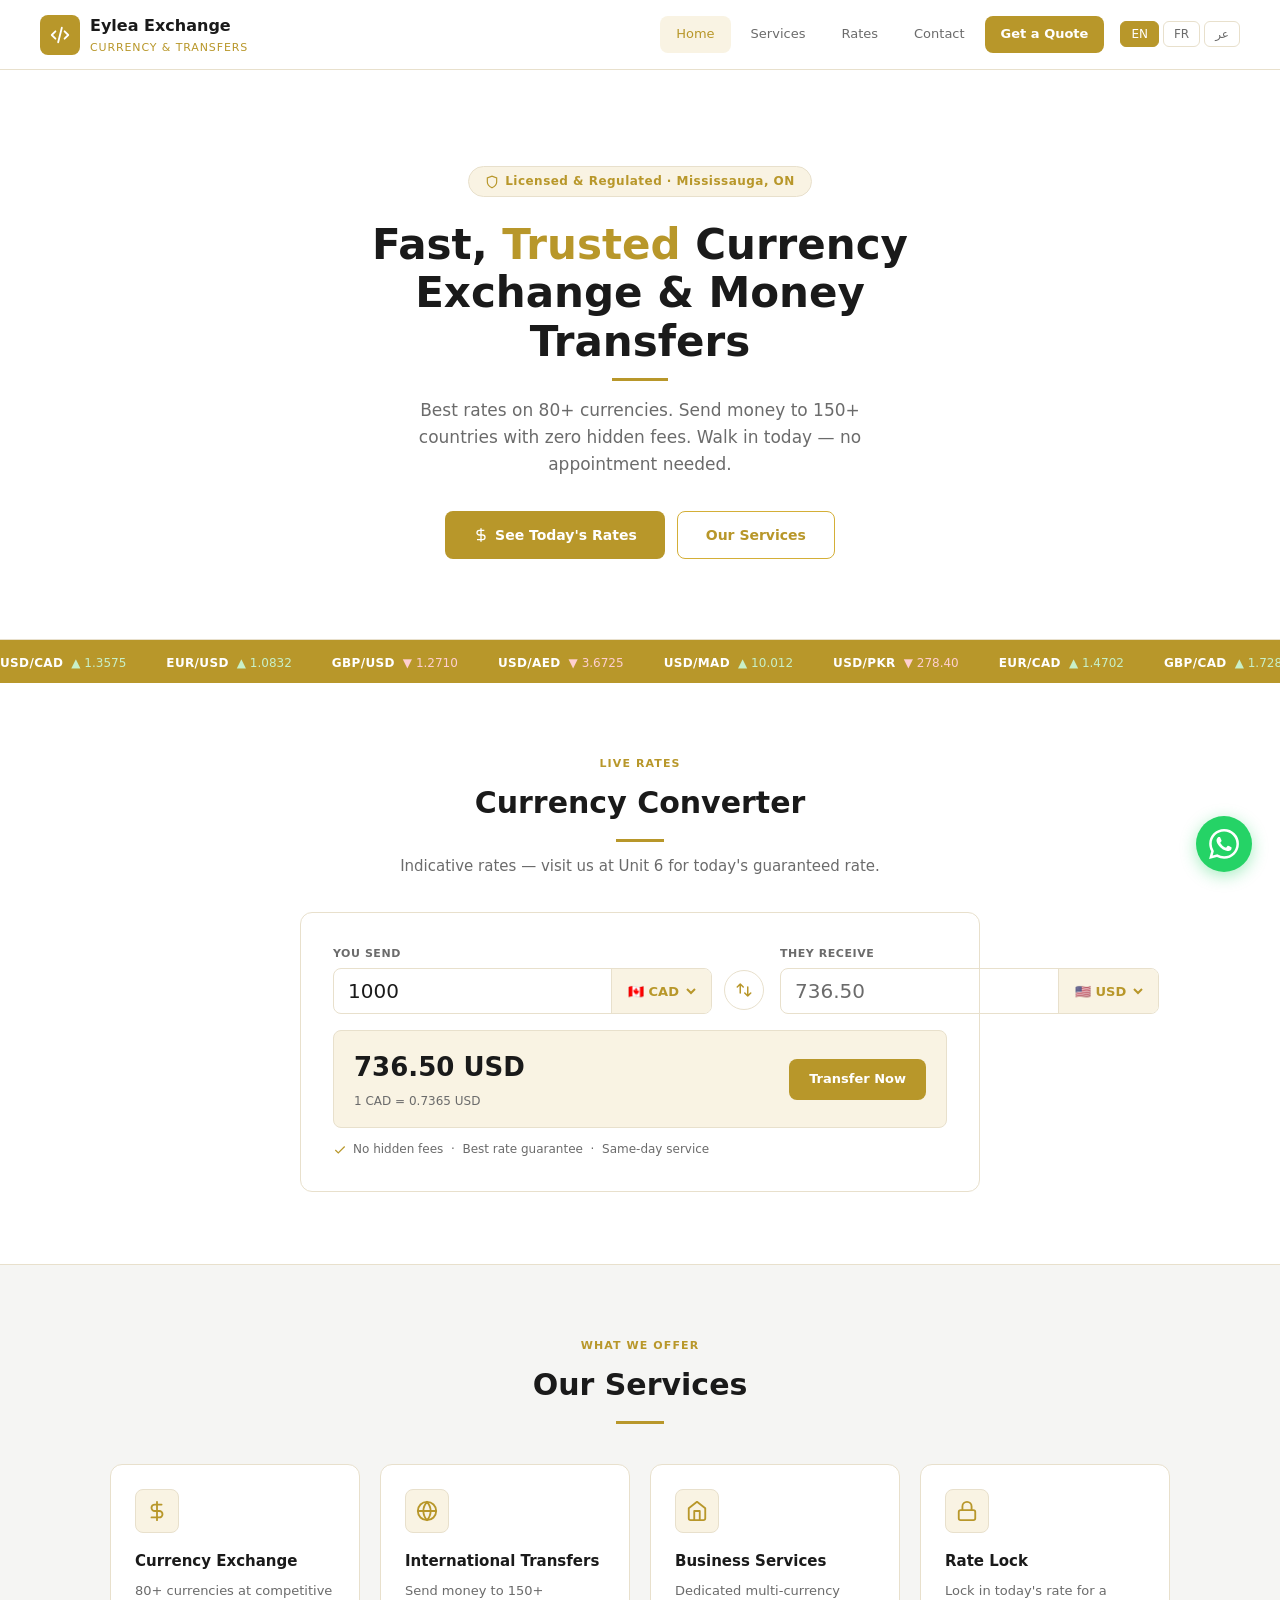
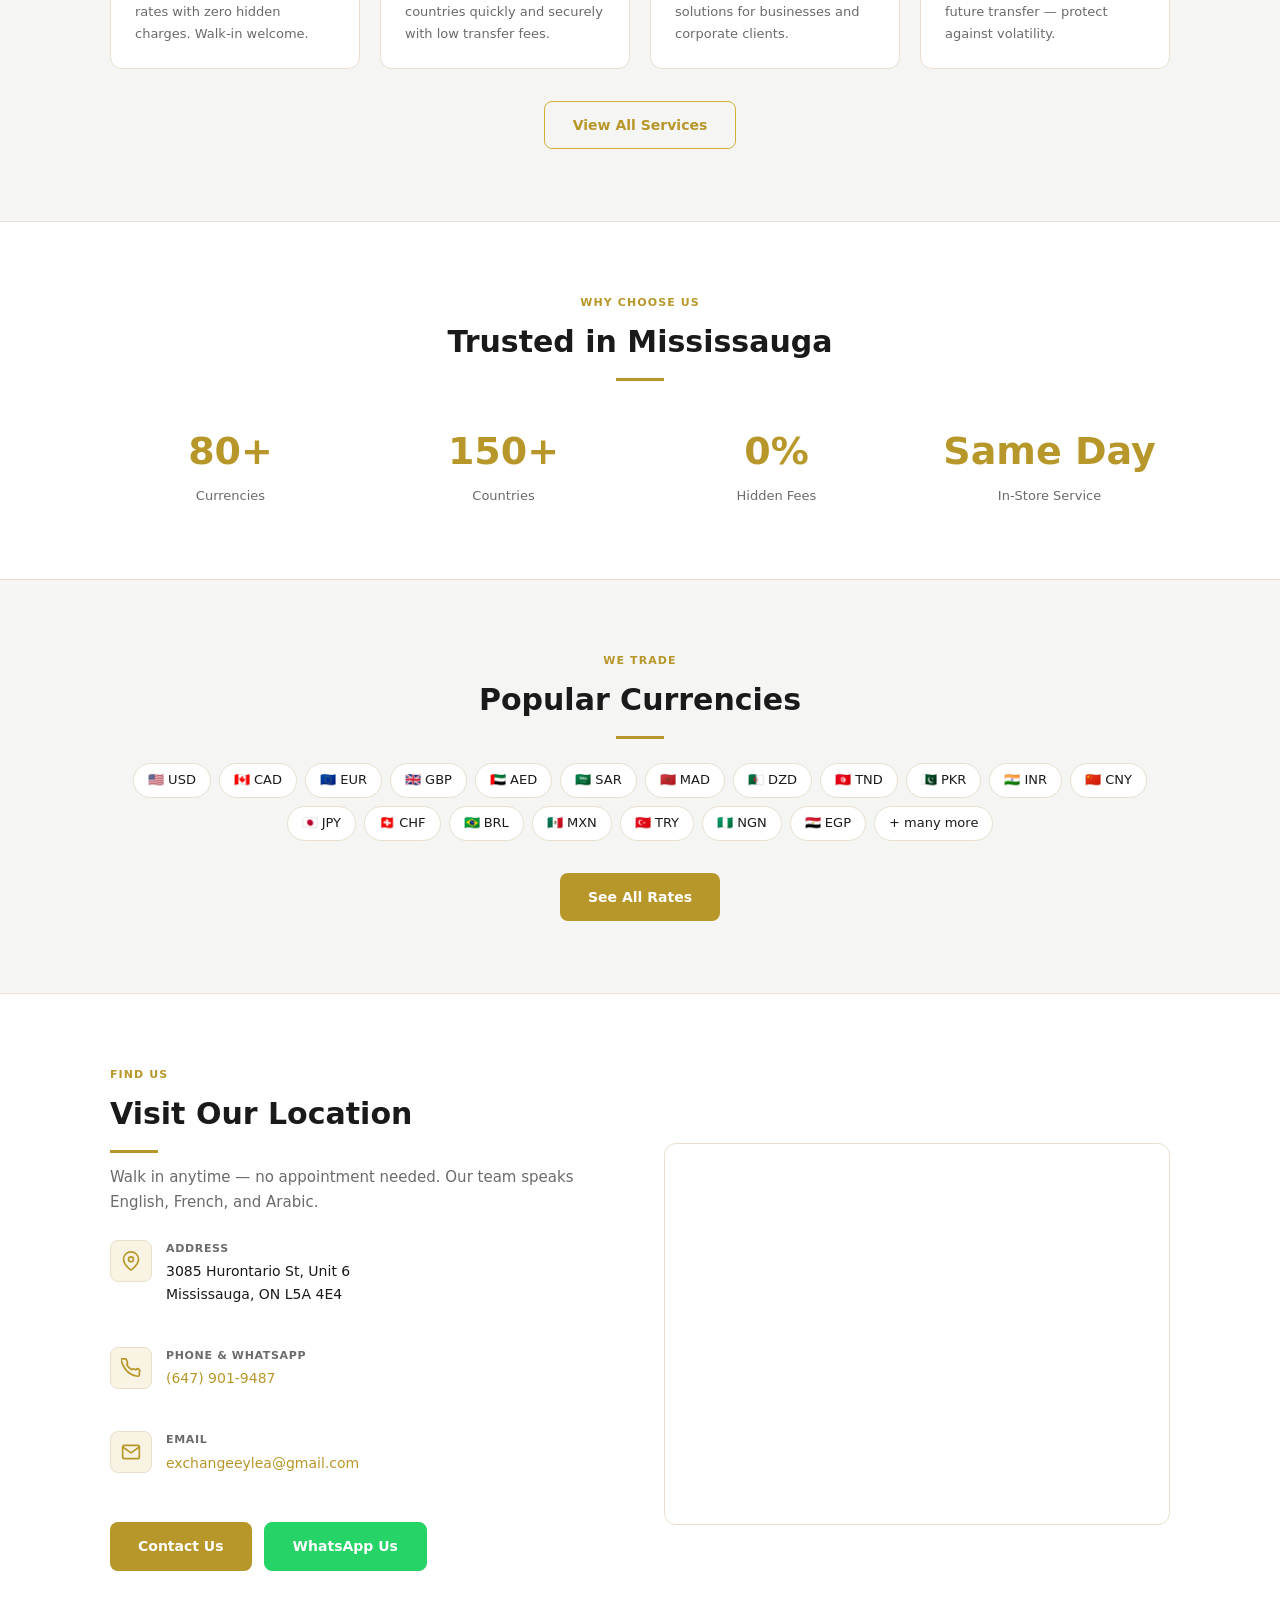
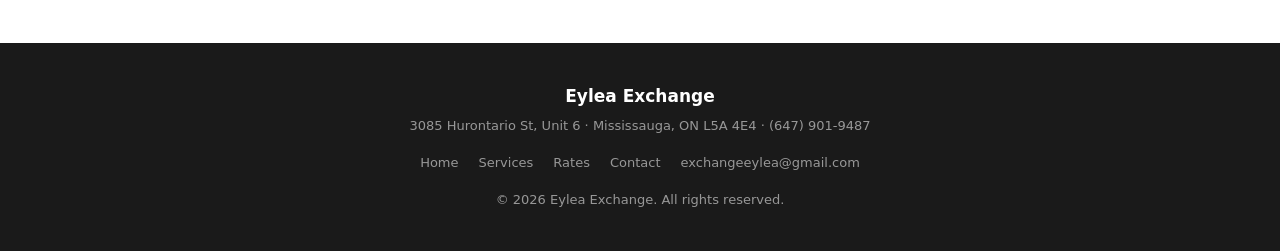
<file: index.html>
<!DOCTYPE html>
<html lang="en">
<head>
<meta charset="UTF-8"/>
<meta name="viewport" content="width=device-width,initial-scale=1"/>
<title>Eylea Exchange – Currency Exchange &amp; Money Transfers | Mississauga</title>
<meta name="description" content="Best currency exchange rates and international money transfers in Mississauga. Visit us at 3085 Hurontario St Unit 6."/>
<link rel="stylesheet" href="css/style.css"/>
</head>
<body data-lang="en">

<!-- NAV -->
<nav class="navbar">
  <a href="index.html" class="nav-logo">
    <div class="nav-logo-mark">
      <svg viewBox="0 0 24 24"><path d="M7 16l-4-4 4-4M17 8l4 4-4 4M14 4l-4 16"/></svg>
    </div>
    <div><div class="nav-logo-name">Eylea Exchange</div><div class="nav-logo-sub">Currency &amp; Transfers</div></div>
  </a>
  <div class="nav-links" id="nav-links">
    <a href="index.html">Home</a>
    <a href="services.html">Services</a>
    <a href="rates.html">Rates</a>
    <a href="contact.html">Contact</a>
    <a href="contact.html" class="nav-cta">Get a Quote</a>
    <div class="lang-switcher">
      <button class="lb active" data-lang="en">EN</button>
      <button class="lb" data-lang="fr">FR</button>
      <button class="lb" data-lang="ar">عر</button>
    </div>
  </div>
  <button class="nav-mobile-toggle" aria-label="Toggle menu">
    <span></span><span></span><span></span>
  </button>
</nav>

<!-- HERO -->
<section class="hero">
  <div class="hero-badge">
    <svg style="width:14px;height:14px;stroke:var(--gold);fill:none;stroke-width:2" viewBox="0 0 24 24"><path d="M12 22s8-4 8-10V5l-8-3-8 3v7c0 6 8 10 8 10z"/></svg>
    Licensed &amp; Regulated · Mississauga, ON
  </div>
  <h1>Fast, <span class="gold">Trusted</span> Currency Exchange &amp; Money Transfers</h1>
  <div class="hero-divider"></div>
  <p>Best rates on 80+ currencies. Send money to 150+ countries with zero hidden fees. Walk in today — no appointment needed.</p>
  <div class="hero-btns">
    <a href="rates.html" class="btn-gold">
      <svg style="width:16px;height:16px;stroke:#fff;fill:none;stroke-width:2" viewBox="0 0 24 24"><path d="M12 2v20M17 5H9.5a3.5 3.5 0 100 7h5a3.5 3.5 0 110 7H6"/></svg>
      See Today's Rates
    </a>
    <a href="services.html" class="btn-outline">Our Services</a>
  </div>
</section>

<!-- TICKER -->
<div class="ticker"><div class="ticker-track" id="ticker-track"></div></div>

<!-- CONVERTER -->
<section>
  <div class="section-inner">
    <div class="text-center">
      <div class="sec-eyebrow">Live Rates</div>
      <h2 class="sec-h2">Currency Converter</h2>
      <div class="sec-divider center"></div>
      <p class="sec-sub">Indicative rates — visit us at Unit 6 for today's guaranteed rate.</p>
    </div>
    <div class="converter-wrap">
      <div class="conv-grid">
        <div class="cf">
          <label>You Send</label>
          <div class="ci-wrap">
            <input type="number" id="from-amt" value="1000"/>
            <div class="ci-cur"><select id="from-cur"></select></div>
          </div>
        </div>
        <button class="swap-btn" title="Swap currencies">
          <svg viewBox="0 0 24 24"><path d="M7 16V4m0 0L3 8m4-4l4 4M17 8v12m0 0l4-4m-4 4l-4-4"/></svg>
        </button>
        <div class="cf">
          <label>They Receive</label>
          <div class="ci-wrap">
            <input type="number" id="to-amt" readonly style="color:var(--mid)"/>
            <div class="ci-cur"><select id="to-cur"></select></div>
          </div>
        </div>
      </div>
      <div class="conv-result">
        <div>
          <div class="cr-amount" id="cr-amount">736.50 USD</div>
          <div class="cr-note" id="cr-note">1 CAD = 0.7365 USD</div>
        </div>
        <a href="contact.html" class="btn-gold" style="font-size:13px;padding:10px 20px;">Transfer Now</a>
      </div>
      <div class="conv-footer">
        <svg viewBox="0 0 24 24" style="width:14px;height:14px;stroke:var(--gold);fill:none;stroke-width:2"><path d="M20 6L9 17l-5-5"/></svg>
        No hidden fees &nbsp;·&nbsp; Best rate guarantee &nbsp;·&nbsp; Same-day service
      </div>
    </div>
  </div>
</section>

<!-- SERVICES OVERVIEW -->
<section class="section-alt">
  <div class="section-inner">
    <div class="text-center">
      <div class="sec-eyebrow">What We Offer</div>
      <h2 class="sec-h2">Our Services</h2>
      <div class="sec-divider center"></div>
    </div>
    <div class="card-grid-4">
      <div class="card">
        <div class="card-icon"><svg viewBox="0 0 24 24"><path d="M12 2v20M17 5H9.5a3.5 3.5 0 100 7h5a3.5 3.5 0 110 7H6"/></svg></div>
        <h3>Currency Exchange</h3>
        <p>80+ currencies at competitive rates with zero hidden charges. Walk-in welcome.</p>
      </div>
      <div class="card">
        <div class="card-icon"><svg viewBox="0 0 24 24"><circle cx="12" cy="12" r="10"/><path d="M2 12h20M12 2a15.3 15.3 0 014 10 15.3 15.3 0 01-4 10 15.3 15.3 0 01-4-10 15.3 15.3 0 014-10z"/></svg></div>
        <h3>International Transfers</h3>
        <p>Send money to 150+ countries quickly and securely with low transfer fees.</p>
      </div>
      <div class="card">
        <div class="card-icon"><svg viewBox="0 0 24 24"><path d="M3 9l9-7 9 7v11a2 2 0 01-2 2H5a2 2 0 01-2-2z"/><path d="M9 22V12h6v10"/></svg></div>
        <h3>Business Services</h3>
        <p>Dedicated multi-currency solutions for businesses and corporate clients.</p>
      </div>
      <div class="card">
        <div class="card-icon"><svg viewBox="0 0 24 24"><rect x="3" y="11" width="18" height="11" rx="2"/><path d="M7 11V7a5 5 0 0110 0v4"/></svg></div>
        <h3>Rate Lock</h3>
        <p>Lock in today's rate for a future transfer — protect against volatility.</p>
      </div>
    </div>
    <div style="text-align:center;margin-top:2rem;">
      <a href="services.html" class="btn-outline">View All Services</a>
    </div>
  </div>
</section>

<!-- STATS -->
<section>
  <div class="section-inner text-center">
    <div class="sec-eyebrow">Why Choose Us</div>
    <h2 class="sec-h2">Trusted in Mississauga</h2>
    <div class="sec-divider center"></div>
    <div class="stats-grid">
      <div><div class="stat-num">80+</div><div class="stat-lbl">Currencies</div></div>
      <div><div class="stat-num">150+</div><div class="stat-lbl">Countries</div></div>
      <div><div class="stat-num">0%</div><div class="stat-lbl">Hidden Fees</div></div>
      <div><div class="stat-num">Same Day</div><div class="stat-lbl">In-Store Service</div></div>
    </div>
  </div>
</section>

<!-- POPULAR CURRENCIES -->
<section class="section-alt">
  <div class="section-inner text-center">
    <div class="sec-eyebrow">We Trade</div>
    <h2 class="sec-h2">Popular Currencies</h2>
    <div class="sec-divider center"></div>
    <div class="curr-pills" style="justify-content:center;margin-top:1.5rem;">
      <span class="cpill">🇺🇸 USD</span><span class="cpill">🇨🇦 CAD</span><span class="cpill">🇪🇺 EUR</span>
      <span class="cpill">🇬🇧 GBP</span><span class="cpill">🇦🇪 AED</span><span class="cpill">🇸🇦 SAR</span>
      <span class="cpill">🇲🇦 MAD</span><span class="cpill">🇩🇿 DZD</span><span class="cpill">🇹🇳 TND</span>
      <span class="cpill">🇵🇰 PKR</span><span class="cpill">🇮🇳 INR</span><span class="cpill">🇨🇳 CNY</span>
      <span class="cpill">🇯🇵 JPY</span><span class="cpill">🇨🇭 CHF</span><span class="cpill">🇧🇷 BRL</span>
      <span class="cpill">🇲🇽 MXN</span><span class="cpill">🇹🇷 TRY</span><span class="cpill">🇳🇬 NGN</span>
      <span class="cpill">🇪🇬 EGP</span><span class="cpill">+ many more</span>
    </div>
    <div style="margin-top:2rem;"><a href="rates.html" class="btn-gold">See All Rates</a></div>
  </div>
</section>

<!-- VISIT US -->
<section>
  <div class="section-inner">
    <div style="display:grid;grid-template-columns:1fr 1fr;gap:3rem;align-items:center;">
      <div>
        <div class="sec-eyebrow">Find Us</div>
        <h2 class="sec-h2">Visit Our Location</h2>
        <div class="sec-divider"></div>
        <p style="font-size:15px;color:var(--mid);margin-top:.75rem;line-height:1.7;">Walk in anytime — no appointment needed. Our team speaks English, French, and Arabic.</p>
        <div style="margin-top:1.5rem;display:flex;flex-direction:column;gap:1.1rem;">
          <div class="info-item">
            <div class="info-icon"><svg viewBox="0 0 24 24"><path d="M21 10c0 7-9 13-9 13s-9-6-9-13a9 9 0 0118 0z"/><circle cx="12" cy="10" r="3"/></svg></div>
            <div><div class="info-label">Address</div><div class="info-val">3085 Hurontario St, Unit 6<br>Mississauga, ON L5A 4E4</div></div>
          </div>
          <div class="info-item">
            <div class="info-icon"><svg viewBox="0 0 24 24"><path d="M22 16.92v3a2 2 0 01-2.18 2 19.79 19.79 0 01-8.63-3.07A19.5 19.5 0 013.07 9.81a19.79 19.79 0 01-3.07-8.67A2 2 0 012 1h3a2 2 0 012 1.72c.127.96.361 1.903.7 2.81a2 2 0 01-.45 2.11L6.91 8.09a16 16 0 006 6l.36-.36a2 2 0 012.11-.45c.907.339 1.85.573 2.81.7A2 2 0 0122 16.92z"/></svg></div>
            <div><div class="info-label">Phone &amp; WhatsApp</div><div class="info-val"><a href="tel:+16479019487">(647) 901-9487</a></div></div>
          </div>
          <div class="info-item">
            <div class="info-icon"><svg viewBox="0 0 24 24"><path d="M4 4h16c1.1 0 2 .9 2 2v12c0 1.1-.9 2-2 2H4c-1.1 0-2-.9-2-2V6c0-1.1.9-2 2-2z"/><path d="M22 6l-10 7L2 6"/></svg></div>
            <div><div class="info-label">Email</div><div class="info-val"><a href="mailto:exchangeeylea@gmail.com">exchangeeylea@gmail.com</a></div></div>
          </div>
        </div>
        <div style="margin-top:1.5rem;display:flex;gap:12px;flex-wrap:wrap;">
          <a href="contact.html" class="btn-gold">Contact Us</a>
          <a href="https://wa.me/16479019487" target="_blank" class="btn-outline" style="background:#25D366;color:#fff;border-color:#25D366;">
            WhatsApp Us
          </a>
        </div>
      </div>
      <div class="map-frame">
        <iframe
          src="https://www.google.com/maps/embed?pb=!1m18!1m12!1m3!1d2890.123!2d-79.6441!3d43.5890!2m3!1f0!2f0!3f0!3m2!1i1024!2i768!4f13.1!3m3!1m2!1s0x882b47b2e8f3b4c3%3A0x1!2s3085+Hurontario+St+Unit+6%2C+Mississauga%2C+ON+L5A+4E4!5e0!3m2!1sen!2sca!4v1699000000000!5m2!1sen!2sca"
          allowfullscreen="" loading="lazy" referrerpolicy="no-referrer-when-downgrade"
          title="Eylea Exchange Location">
        </iframe>
      </div>
    </div>
  </div>
</section>

<!-- FOOTER -->
<footer>
  <div class="footer-inner">
    <div class="footer-logo">Eylea Exchange</div>
    <p style="margin-bottom:1rem;font-size:13px;">3085 Hurontario St, Unit 6 · Mississauga, ON L5A 4E4 · <a href="tel:+16479019487">(647) 901-9487</a></p>
    <div class="footer-links">
      <a href="index.html">Home</a>
      <a href="services.html">Services</a>
      <a href="rates.html">Rates</a>
      <a href="contact.html">Contact</a>
      <a href="mailto:exchangeeylea@gmail.com">exchangeeylea@gmail.com</a>
    </div>
    <p>© 2026 Eylea Exchange. All rights reserved.</p>
  </div>
</footer>

<!-- WHATSAPP FLOAT -->
<a href="https://wa.me/16479019487?text=Hello%2C%20I%27d%20like%20to%20inquire%20about%20exchange%20rates." target="_blank" class="wa-float" aria-label="Chat on WhatsApp">
  <svg viewBox="0 0 24 24"><path d="M17.472 14.382c-.297-.149-1.758-.867-2.03-.967-.273-.099-.471-.148-.67.15-.197.297-.767.966-.94 1.164-.173.199-.347.223-.644.075-.297-.15-1.255-.463-2.39-1.475-.883-.788-1.48-1.761-1.653-2.059-.173-.297-.018-.458.13-.606.134-.133.298-.347.446-.52.149-.174.198-.298.298-.497.099-.198.05-.371-.025-.52-.075-.149-.669-1.612-.916-2.207-.242-.579-.487-.5-.669-.51-.173-.008-.371-.01-.57-.01-.198 0-.52.074-.792.372-.272.297-1.04 1.016-1.04 2.479 0 1.462 1.065 2.875 1.213 3.074.149.198 2.096 3.2 5.077 4.487.709.306 1.262.489 1.694.625.712.227 1.36.195 1.871.118.571-.085 1.758-.719 2.006-1.413.248-.694.248-1.289.173-1.413-.074-.124-.272-.198-.57-.347m-5.421 7.403h-.004a9.87 9.87 0 01-5.031-1.378l-.361-.214-3.741.982.998-3.648-.235-.374a9.86 9.86 0 01-1.51-5.26c.001-5.45 4.436-9.884 9.888-9.884 2.64 0 5.122 1.03 6.988 2.898a9.825 9.825 0 012.893 6.994c-.003 5.45-4.437 9.884-9.885 9.884m8.413-18.297A11.815 11.815 0 0012.05 0C5.495 0 .16 5.335.157 11.892c0 2.096.547 4.142 1.588 5.945L.057 24l6.305-1.654a11.882 11.882 0 005.683 1.448h.005c6.554 0 11.89-5.335 11.893-11.893a11.821 11.821 0 00-3.48-8.413z"/></svg>
</a>
<div class="wa-label">Chat on WhatsApp</div>

<script src="js/main.js"></script>
</body>
</html>
</file>
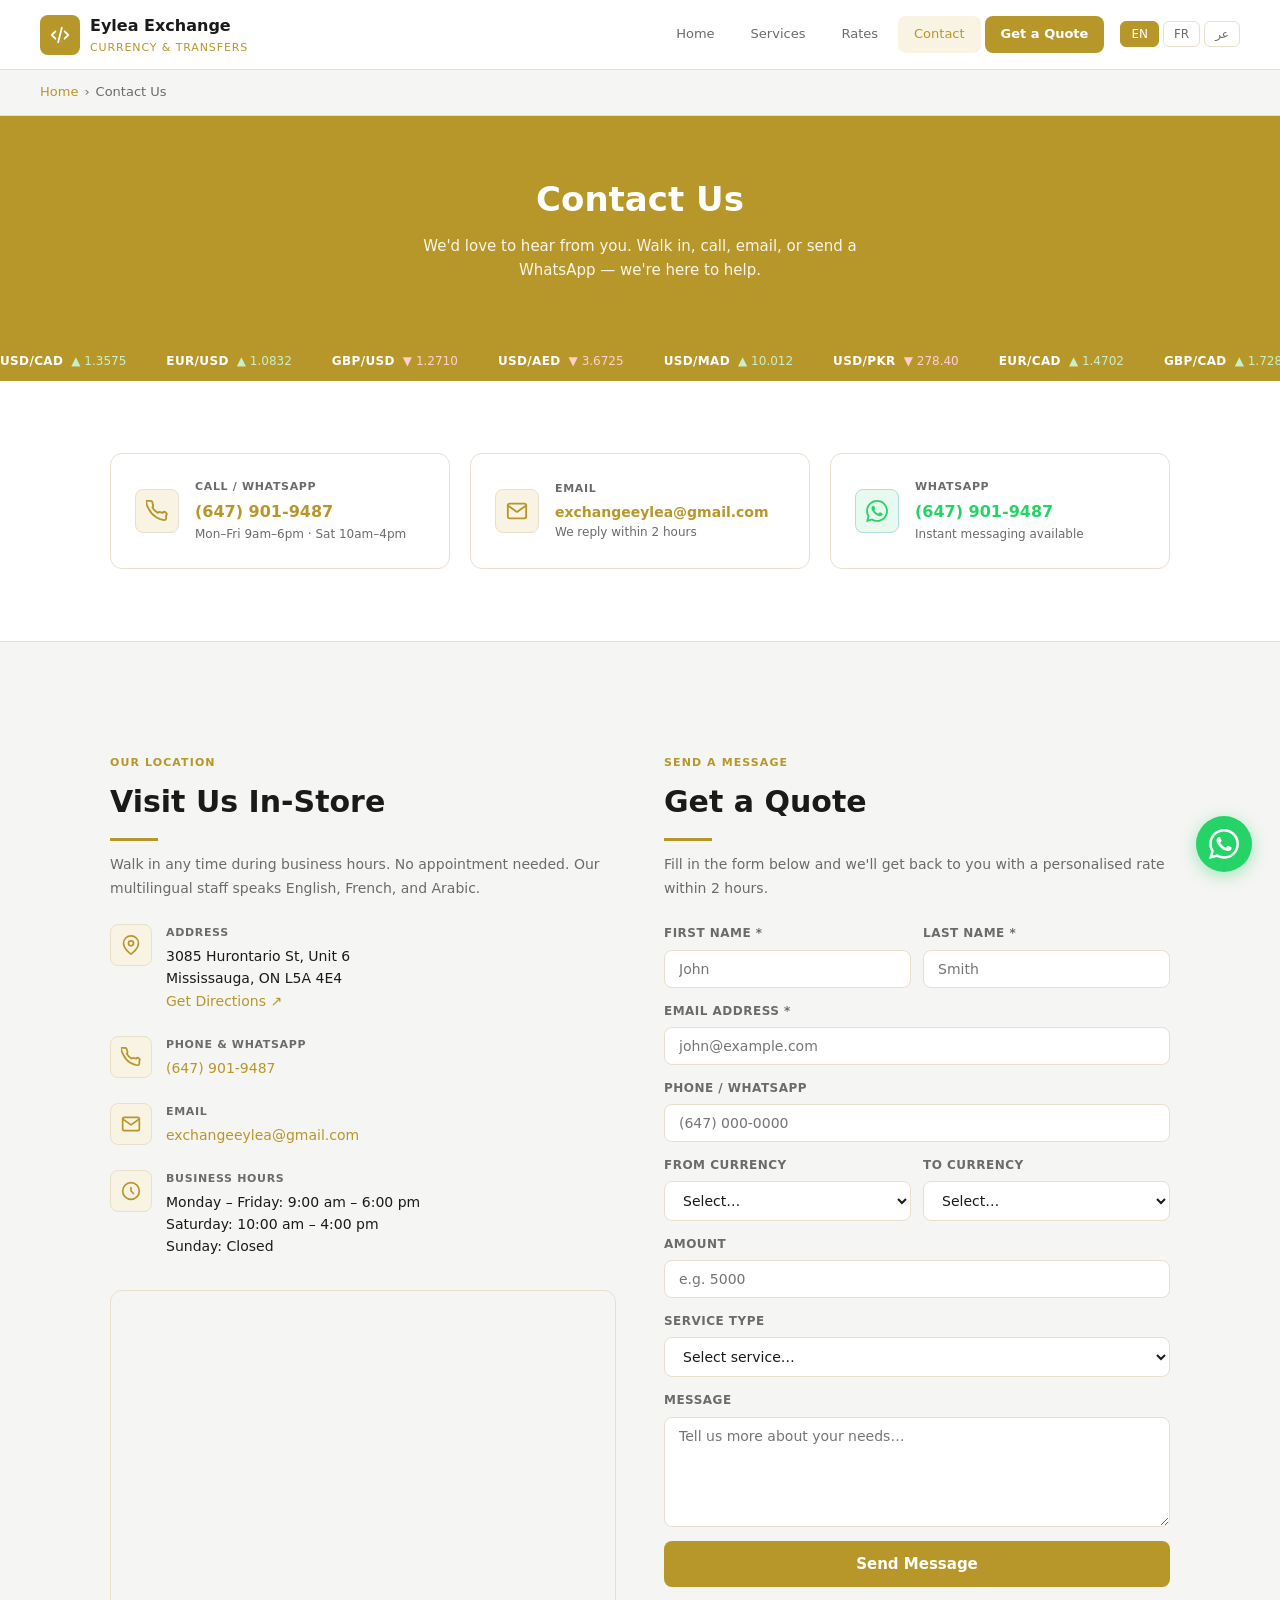
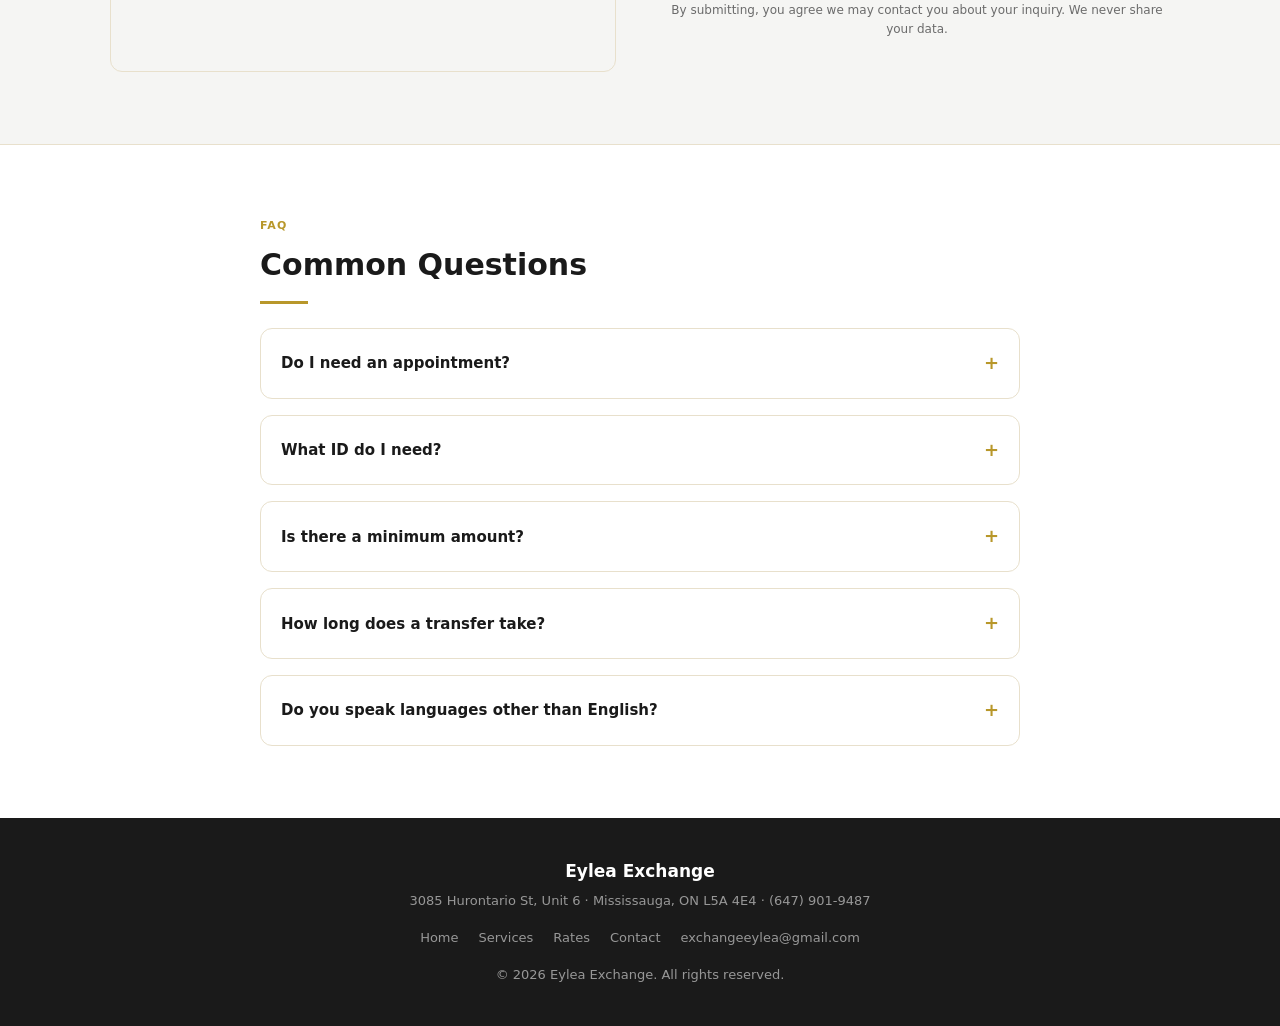
<file: contact.html>
<!DOCTYPE html>
<html lang="en">
<head>
<meta charset="UTF-8"/>
<meta name="viewport" content="width=device-width,initial-scale=1"/>
<title>Contact Us – Eylea Exchange | Mississauga Currency Exchange</title>
<meta name="description" content="Contact Eylea Exchange in Mississauga. Call (647) 901-9487, email exchangeeylea@gmail.com, or visit 3085 Hurontario St Unit 6, Mississauga ON."/>
<link rel="stylesheet" href="css/style.css"/>
</head>
<body data-lang="en">

<!-- NAV -->
<nav class="navbar">
  <a href="index.html" class="nav-logo">
    <div class="nav-logo-mark">
      <svg viewBox="0 0 24 24"><path d="M7 16l-4-4 4-4M17 8l4 4-4 4M14 4l-4 16"/></svg>
    </div>
    <div><div class="nav-logo-name">Eylea Exchange</div><div class="nav-logo-sub">Currency &amp; Transfers</div></div>
  </a>
  <div class="nav-links" id="nav-links">
    <a href="index.html">Home</a>
    <a href="services.html">Services</a>
    <a href="rates.html">Rates</a>
    <a href="contact.html" class="active">Contact</a>
    <a href="contact.html" class="nav-cta">Get a Quote</a>
    <div class="lang-switcher">
      <button class="lb active" data-lang="en">EN</button>
      <button class="lb" data-lang="fr">FR</button>
      <button class="lb" data-lang="ar">عر</button>
    </div>
  </div>
  <button class="nav-mobile-toggle" aria-label="Toggle menu">
    <span></span><span></span><span></span>
  </button>
</nav>

<div class="breadcrumb"><a href="index.html">Home</a><span>›</span>Contact Us</div>
<div class="page-hero">
  <h1>Contact Us</h1>
  <p>We'd love to hear from you. Walk in, call, email, or send a WhatsApp — we're here to help.</p>
</div>

<!-- TICKER -->
<div class="ticker"><div class="ticker-track" id="ticker-track"></div></div>

<!-- QUICK CONTACT CARDS -->
<section>
  <div class="section-inner">
    <div class="card-grid-3" style="margin-top:0;">

      <a href="tel:+16479019487" class="card" style="display:flex;align-items:center;gap:1rem;text-decoration:none;transition:border-color .15s;" onmouseover="this.style.borderColor='var(--gold)'" onmouseout="this.style.borderColor='var(--border)'">
        <div class="card-icon" style="margin:0;flex-shrink:0;">
          <svg viewBox="0 0 24 24"><path d="M22 16.92v3a2 2 0 01-2.18 2 19.79 19.79 0 01-8.63-3.07A19.5 19.5 0 013.07 9.81a19.79 19.79 0 01-3.07-8.67A2 2 0 012 1h3a2 2 0 012 1.72c.127.96.361 1.903.7 2.81a2 2 0 01-.45 2.11L6.91 8.09a16 16 0 006 6l.36-.36a2 2 0 012.11-.45c.907.339 1.85.573 2.81.7A2 2 0 0122 16.92z"/></svg>
        </div>
        <div>
          <div style="font-size:11px;color:var(--mid);text-transform:uppercase;letter-spacing:.06em;font-weight:700;margin-bottom:3px;">Call / WhatsApp</div>
          <div style="font-size:16px;font-weight:700;color:var(--gold);">(647) 901-9487</div>
          <div style="font-size:12px;color:var(--mid);">Mon–Fri 9am–6pm · Sat 10am–4pm</div>
        </div>
      </a>

      <a href="mailto:exchangeeylea@gmail.com" class="card" style="display:flex;align-items:center;gap:1rem;text-decoration:none;transition:border-color .15s;" onmouseover="this.style.borderColor='var(--gold)'" onmouseout="this.style.borderColor='var(--border)'">
        <div class="card-icon" style="margin:0;flex-shrink:0;">
          <svg viewBox="0 0 24 24"><path d="M4 4h16c1.1 0 2 .9 2 2v12c0 1.1-.9 2-2 2H4c-1.1 0-2-.9-2-2V6c0-1.1.9-2 2-2z"/><path d="M22 6l-10 7L2 6"/></svg>
        </div>
        <div>
          <div style="font-size:11px;color:var(--mid);text-transform:uppercase;letter-spacing:.06em;font-weight:700;margin-bottom:3px;">Email</div>
          <div style="font-size:14px;font-weight:700;color:var(--gold);">exchangeeylea@gmail.com</div>
          <div style="font-size:12px;color:var(--mid);">We reply within 2 hours</div>
        </div>
      </a>

      <a href="https://wa.me/16479019487" target="_blank" class="card" style="display:flex;align-items:center;gap:1rem;text-decoration:none;transition:border-color .15s;" onmouseover="this.style.borderColor='#25D366'" onmouseout="this.style.borderColor='var(--border)'">
        <div class="card-icon" style="margin:0;flex-shrink:0;background:#e8f9ef;border-color:#b2dfdb;">
          <svg viewBox="0 0 24 24" style="stroke:none;fill:#25D366;width:22px;height:22px;"><path d="M17.472 14.382c-.297-.149-1.758-.867-2.03-.967-.273-.099-.471-.148-.67.15-.197.297-.767.966-.94 1.164-.173.199-.347.223-.644.075-.297-.15-1.255-.463-2.39-1.475-.883-.788-1.48-1.761-1.653-2.059-.173-.297-.018-.458.13-.606.134-.133.298-.347.446-.52.149-.174.198-.298.298-.497.099-.198.05-.371-.025-.52-.075-.149-.669-1.612-.916-2.207-.242-.579-.487-.5-.669-.51-.173-.008-.371-.01-.57-.01-.198 0-.52.074-.792.372-.272.297-1.04 1.016-1.04 2.479 0 1.462 1.065 2.875 1.213 3.074.149.198 2.096 3.2 5.077 4.487.709.306 1.262.489 1.694.625.712.227 1.36.195 1.871.118.571-.085 1.758-.719 2.006-1.413.248-.694.248-1.289.173-1.413-.074-.124-.272-.198-.57-.347m-5.421 7.403h-.004a9.87 9.87 0 01-5.031-1.378l-.361-.214-3.741.982.998-3.648-.235-.374a9.86 9.86 0 01-1.51-5.26c.001-5.45 4.436-9.884 9.888-9.884 2.64 0 5.122 1.03 6.988 2.898a9.825 9.825 0 012.893 6.994c-.003 5.45-4.437 9.884-9.885 9.884m8.413-18.297A11.815 11.815 0 0012.05 0C5.495 0 .16 5.335.157 11.892c0 2.096.547 4.142 1.588 5.945L.057 24l6.305-1.654a11.882 11.882 0 005.683 1.448h.005c6.554 0 11.89-5.335 11.893-11.893a11.821 11.821 0 00-3.48-8.413z"/></svg>
        </div>
        <div>
          <div style="font-size:11px;color:var(--mid);text-transform:uppercase;letter-spacing:.06em;font-weight:700;margin-bottom:3px;">WhatsApp</div>
          <div style="font-size:16px;font-weight:700;color:#25D366;">(647) 901-9487</div>
          <div style="font-size:12px;color:var(--mid);">Instant messaging available</div>
        </div>
      </a>

    </div>
  </div>
</section>

<!-- CONTACT FORM + INFO -->
<section class="section-alt">
  <div class="section-inner">
    <div class="contact-grid">

      <!-- LEFT: info + map -->
      <div>
        <div class="sec-eyebrow">Our Location</div>
        <h2 class="sec-h2">Visit Us In-Store</h2>
        <div class="sec-divider"></div>
        <p style="font-size:14px;color:var(--mid);margin:.75rem 0 1.5rem;line-height:1.7;">Walk in any time during business hours. No appointment needed. Our multilingual staff speaks English, French, and Arabic.</p>

        <div class="info-item">
          <div class="info-icon"><svg viewBox="0 0 24 24"><path d="M21 10c0 7-9 13-9 13s-9-6-9-13a9 9 0 0118 0z"/><circle cx="12" cy="10" r="3"/></svg></div>
          <div>
            <div class="info-label">Address</div>
            <div class="info-val">3085 Hurontario St, Unit 6<br>Mississauga, ON L5A 4E4<br><a href="https://maps.app.goo.gl/DAQNCuVhjHmCerjR7" target="_blank">Get Directions ↗</a></div>
          </div>
        </div>

        <div class="info-item">
          <div class="info-icon"><svg viewBox="0 0 24 24"><path d="M22 16.92v3a2 2 0 01-2.18 2 19.79 19.79 0 01-8.63-3.07A19.5 19.5 0 013.07 9.81a19.79 19.79 0 01-3.07-8.67A2 2 0 012 1h3a2 2 0 012 1.72c.127.96.361 1.903.7 2.81a2 2 0 01-.45 2.11L6.91 8.09a16 16 0 006 6l.36-.36a2 2 0 012.11-.45c.907.339 1.85.573 2.81.7A2 2 0 0122 16.92z"/></svg></div>
          <div>
            <div class="info-label">Phone &amp; WhatsApp</div>
            <div class="info-val"><a href="tel:+16479019487">(647) 901-9487</a></div>
          </div>
        </div>

        <div class="info-item">
          <div class="info-icon"><svg viewBox="0 0 24 24"><path d="M4 4h16c1.1 0 2 .9 2 2v12c0 1.1-.9 2-2 2H4c-1.1 0-2-.9-2-2V6c0-1.1.9-2 2-2z"/><path d="M22 6l-10 7L2 6"/></svg></div>
          <div>
            <div class="info-label">Email</div>
            <div class="info-val"><a href="mailto:exchangeeylea@gmail.com">exchangeeylea@gmail.com</a></div>
          </div>
        </div>

        <div class="info-item">
          <div class="info-icon"><svg viewBox="0 0 24 24"><circle cx="12" cy="12" r="10"/><path d="M12 8v4l3 3"/></svg></div>
          <div>
            <div class="info-label">Business Hours</div>
            <div class="info-val">
              Monday – Friday: 9:00 am – 6:00 pm<br>
              Saturday: 10:00 am – 4:00 pm<br>
              Sunday: Closed
            </div>
          </div>
        </div>

        <div class="map-frame">
          <iframe
            src="https://www.google.com/maps/embed?pb=!1m18!1m12!1m3!1d2890.9!2d-79.6441!3d43.5890!2m3!1f0!2f0!3f0!3m2!1i1024!2i768!4f13.1!3m3!1m2!1s0x882b47b2e8f3b4c3%3A0x1!2s3085+Hurontario+St%2C+Mississauga%2C+ON+L5A+4E4!5e0!3m2!1sen!2sca!4v1699000000001!5m2!1sen!2sca"
            allowfullscreen="" loading="lazy" referrerpolicy="no-referrer-when-downgrade"
            title="Eylea Exchange – 3085 Hurontario St, Mississauga">
          </iframe>
        </div>
      </div>

      <!-- RIGHT: form -->
      <div>
        <div class="sec-eyebrow">Send a Message</div>
        <h2 class="sec-h2">Get a Quote</h2>
        <div class="sec-divider"></div>
        <p style="font-size:14px;color:var(--mid);margin:.75rem 0 1.5rem;line-height:1.7;">Fill in the form below and we'll get back to you with a personalised rate within 2 hours.</p>

        <form class="contact-form" id="contact-form" novalidate>
          <div class="form-row">
            <div class="form-group">
              <label for="fname">First Name *</label>
              <input type="text" id="fname" name="fname" required placeholder="John"/>
            </div>
            <div class="form-group">
              <label for="lname">Last Name *</label>
              <input type="text" id="lname" name="lname" required placeholder="Smith"/>
            </div>
          </div>
          <div class="form-group">
            <label for="email">Email Address *</label>
            <input type="email" id="email" name="email" required placeholder="john@example.com"/>
          </div>
          <div class="form-group">
            <label for="phone">Phone / WhatsApp</label>
            <input type="tel" id="phone" name="phone" placeholder="(647) 000-0000"/>
          </div>
          <div class="form-row">
            <div class="form-group">
              <label for="from-currency">From Currency</label>
              <select id="from-currency" name="from-currency">
                <option value="">Select…</option>
                <option>CAD – Canadian Dollar</option>
                <option>USD – US Dollar</option>
                <option>EUR – Euro</option>
                <option>GBP – British Pound</option>
                <option>AED – UAE Dirham</option>
                <option>SAR – Saudi Riyal</option>
                <option>MAD – Moroccan Dirham</option>
                <option>DZD – Algerian Dinar</option>
                <option>TND – Tunisian Dinar</option>
                <option>PKR – Pakistani Rupee</option>
                <option>INR – Indian Rupee</option>
                <option>Other</option>
              </select>
            </div>
            <div class="form-group">
              <label for="to-currency">To Currency</label>
              <select id="to-currency" name="to-currency">
                <option value="">Select…</option>
                <option>USD – US Dollar</option>
                <option>CAD – Canadian Dollar</option>
                <option>EUR – Euro</option>
                <option>GBP – British Pound</option>
                <option>AED – UAE Dirham</option>
                <option>SAR – Saudi Riyal</option>
                <option>MAD – Moroccan Dirham</option>
                <option>DZD – Algerian Dinar</option>
                <option>TND – Tunisian Dinar</option>
                <option>PKR – Pakistani Rupee</option>
                <option>INR – Indian Rupee</option>
                <option>Other</option>
              </select>
            </div>
          </div>
          <div class="form-group">
            <label for="amount">Amount</label>
            <input type="number" id="amount" name="amount" placeholder="e.g. 5000"/>
          </div>
          <div class="form-group">
            <label for="service">Service Type</label>
            <select id="service" name="service">
              <option value="">Select service…</option>
              <option>Currency Exchange (In-Store)</option>
              <option>International Money Transfer</option>
              <option>Business / Corporate FX</option>
              <option>Rate Lock / Forward Contract</option>
              <option>Travel Money</option>
              <option>Rate Alert Registration</option>
              <option>General Inquiry</option>
            </select>
          </div>
          <div class="form-group">
            <label for="message">Message</label>
            <textarea id="message" name="message" placeholder="Tell us more about your needs…"></textarea>
          </div>
          <button type="submit" class="btn-gold" style="width:100%;justify-content:center;font-size:15px;padding:14px;">
            Send Message
          </button>
          <p style="font-size:12px;color:var(--mid);text-align:center;">
            By submitting, you agree we may contact you about your inquiry. We never share your data.
          </p>
        </form>
      </div>
    </div>
  </div>
</section>

<!-- FAQ -->
<section>
  <div class="section-inner" style="max-width:760px;">
    <div class="sec-eyebrow">FAQ</div>
    <h2 class="sec-h2">Common Questions</h2>
    <div class="sec-divider"></div>
    <div style="margin-top:1.5rem;display:flex;flex-direction:column;gap:1rem;">
      <details style="border:1px solid var(--border);border-radius:var(--radius-lg);padding:1.25rem;cursor:pointer;">
        <summary style="font-weight:700;font-size:15px;list-style:none;display:flex;justify-content:space-between;align-items:center;">
          Do I need an appointment? <span style="color:var(--gold);font-size:18px;">+</span>
        </summary>
        <p style="margin-top:.75rem;font-size:14px;color:var(--mid);line-height:1.7;">No appointment is needed. Simply walk in during our business hours and one of our staff will assist you immediately.</p>
      </details>
      <details style="border:1px solid var(--border);border-radius:var(--radius-lg);padding:1.25rem;cursor:pointer;">
        <summary style="font-weight:700;font-size:15px;list-style:none;display:flex;justify-content:space-between;align-items:center;">
          What ID do I need? <span style="color:var(--gold);font-size:18px;">+</span>
        </summary>
        <p style="margin-top:.75rem;font-size:14px;color:var(--mid);line-height:1.7;">A valid government-issued photo ID (passport, driver's licence, or permanent resident card) is required for all currency exchange and transfer transactions.</p>
      </details>
      <details style="border:1px solid var(--border);border-radius:var(--radius-lg);padding:1.25rem;cursor:pointer;">
        <summary style="font-weight:700;font-size:15px;list-style:none;display:flex;justify-content:space-between;align-items:center;">
          Is there a minimum amount? <span style="color:var(--gold);font-size:18px;">+</span>
        </summary>
        <p style="margin-top:.75rem;font-size:14px;color:var(--mid);line-height:1.7;">There is no strict minimum for currency exchange. For international transfers, a minimum of CAD $100 applies. Contact us for details on large transactions as preferential rates are often available.</p>
      </details>
      <details style="border:1px solid var(--border);border-radius:var(--radius-lg);padding:1.25rem;cursor:pointer;">
        <summary style="font-weight:700;font-size:15px;list-style:none;display:flex;justify-content:space-between;align-items:center;">
          How long does a transfer take? <span style="color:var(--gold);font-size:18px;">+</span>
        </summary>
        <p style="margin-top:.75rem;font-size:14px;color:var(--mid);line-height:1.7;">Most international transfers arrive within 24 hours. Some destinations may take 2–3 business days. We'll give you a precise timeline at the time of your transaction.</p>
      </details>
      <details style="border:1px solid var(--border);border-radius:var(--radius-lg);padding:1.25rem;cursor:pointer;">
        <summary style="font-weight:700;font-size:15px;list-style:none;display:flex;justify-content:space-between;align-items:center;">
          Do you speak languages other than English? <span style="color:var(--gold);font-size:18px;">+</span>
        </summary>
        <p style="margin-top:.75rem;font-size:14px;color:var(--mid);line-height:1.7;">Yes! Our team speaks English, French, and Arabic fluently. We are happy to serve you in your preferred language.</p>
      </details>
    </div>
  </div>
</section>

<!-- FOOTER -->
<footer>
  <div class="footer-inner">
    <div class="footer-logo">Eylea Exchange</div>
    <p style="margin-bottom:1rem;font-size:13px;">3085 Hurontario St, Unit 6 · Mississauga, ON L5A 4E4 · <a href="tel:+16479019487">(647) 901-9487</a></p>
    <div class="footer-links">
      <a href="index.html">Home</a>
      <a href="services.html">Services</a>
      <a href="rates.html">Rates</a>
      <a href="contact.html">Contact</a>
      <a href="mailto:exchangeeylea@gmail.com">exchangeeylea@gmail.com</a>
    </div>
    <p>© 2026 Eylea Exchange. All rights reserved.</p>
  </div>
</footer>

<a href="https://wa.me/16479019487?text=Hello%2C%20I%27d%20like%20to%20get%20a%20currency%20exchange%20quote." target="_blank" class="wa-float" aria-label="Chat on WhatsApp">
  <svg viewBox="0 0 24 24"><path d="M17.472 14.382c-.297-.149-1.758-.867-2.03-.967-.273-.099-.471-.148-.67.15-.197.297-.767.966-.94 1.164-.173.199-.347.223-.644.075-.297-.15-1.255-.463-2.39-1.475-.883-.788-1.48-1.761-1.653-2.059-.173-.297-.018-.458.13-.606.134-.133.298-.347.446-.52.149-.174.198-.298.298-.497.099-.198.05-.371-.025-.52-.075-.149-.669-1.612-.916-2.207-.242-.579-.487-.5-.669-.51-.173-.008-.371-.01-.57-.01-.198 0-.52.074-.792.372-.272.297-1.04 1.016-1.04 2.479 0 1.462 1.065 2.875 1.213 3.074.149.198 2.096 3.2 5.077 4.487.709.306 1.262.489 1.694.625.712.227 1.36.195 1.871.118.571-.085 1.758-.719 2.006-1.413.248-.694.248-1.289.173-1.413-.074-.124-.272-.198-.57-.347m-5.421 7.403h-.004a9.87 9.87 0 01-5.031-1.378l-.361-.214-3.741.982.998-3.648-.235-.374a9.86 9.86 0 01-1.51-5.26c.001-5.45 4.436-9.884 9.888-9.884 2.64 0 5.122 1.03 6.988 2.898a9.825 9.825 0 012.893 6.994c-.003 5.45-4.437 9.884-9.885 9.884m8.413-18.297A11.815 11.815 0 0012.05 0C5.495 0 .16 5.335.157 11.892c0 2.096.547 4.142 1.588 5.945L.057 24l6.305-1.654a11.882 11.882 0 005.683 1.448h.005c6.554 0 11.89-5.335 11.893-11.893a11.821 11.821 0 00-3.48-8.413z"/></svg>
</a>
<div class="wa-label">Chat on WhatsApp</div>

<script src="js/main.js"></script>
</body>
</html>
</file>
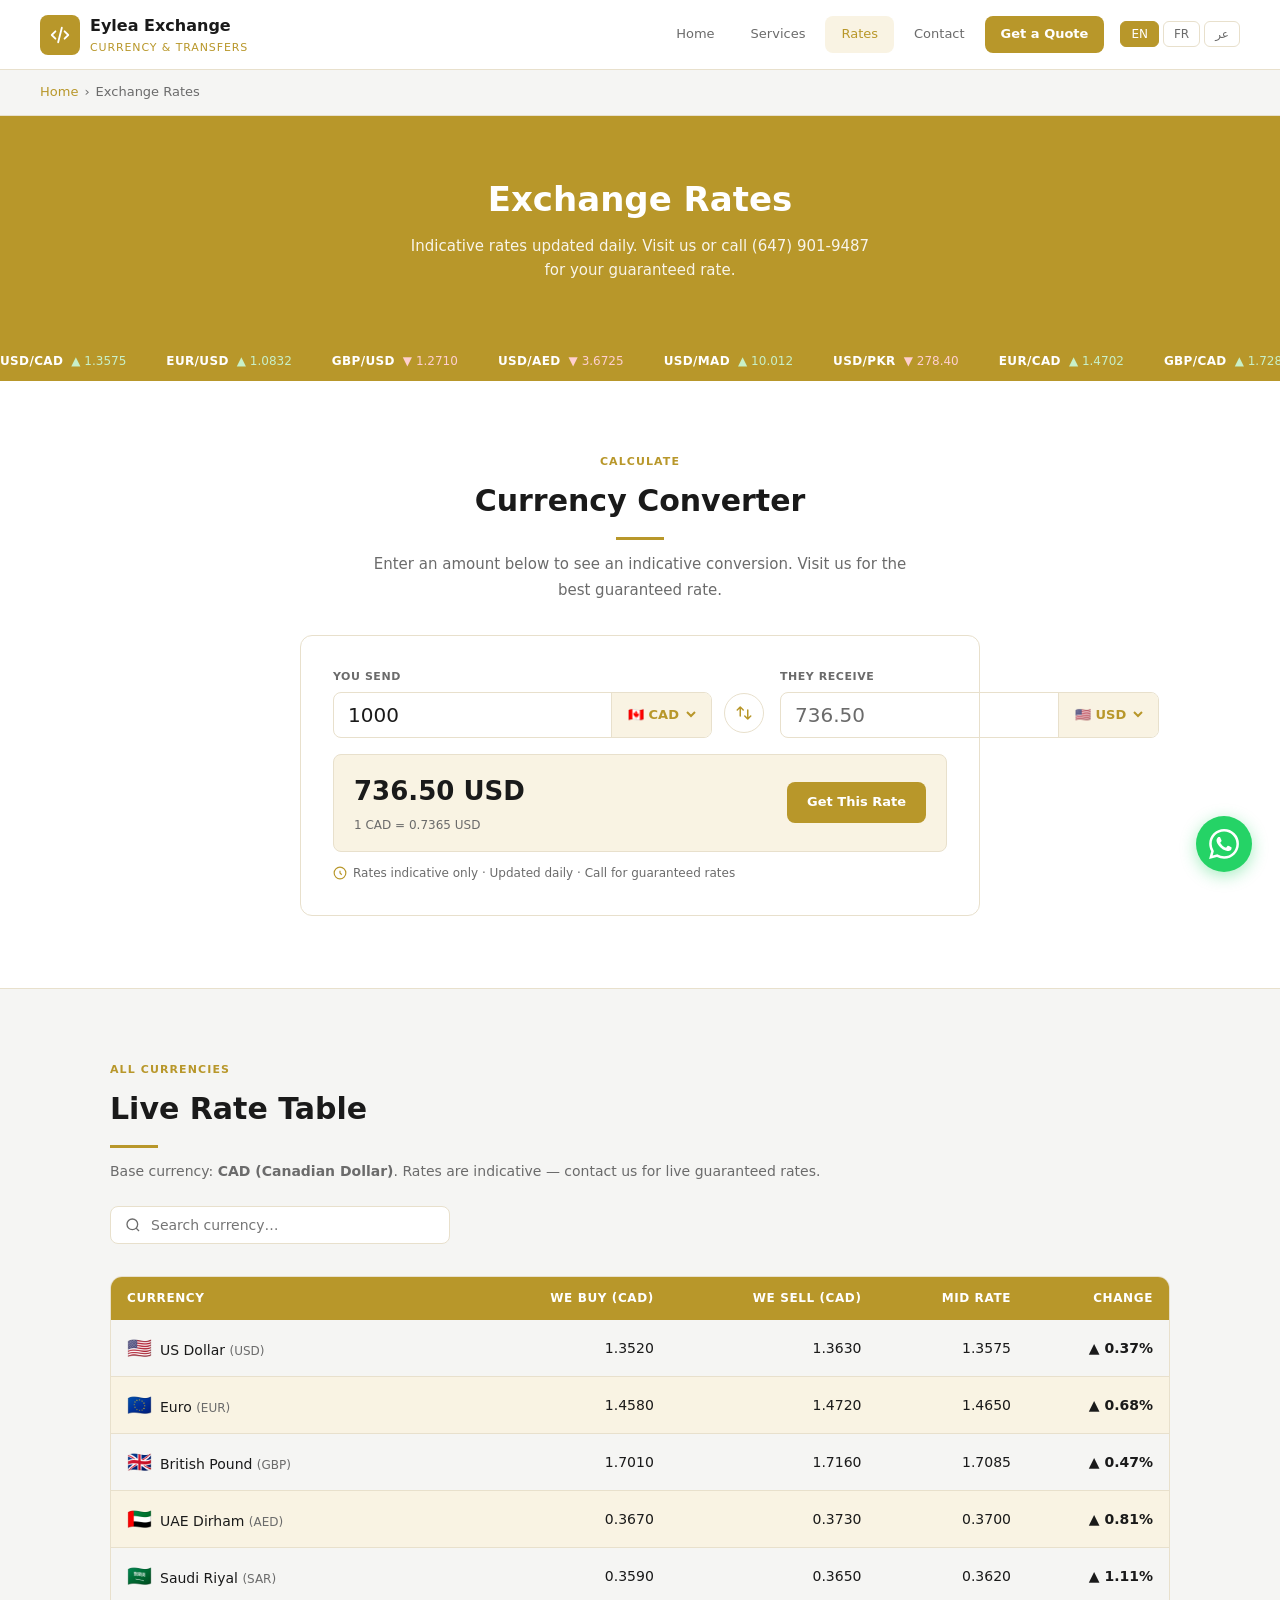
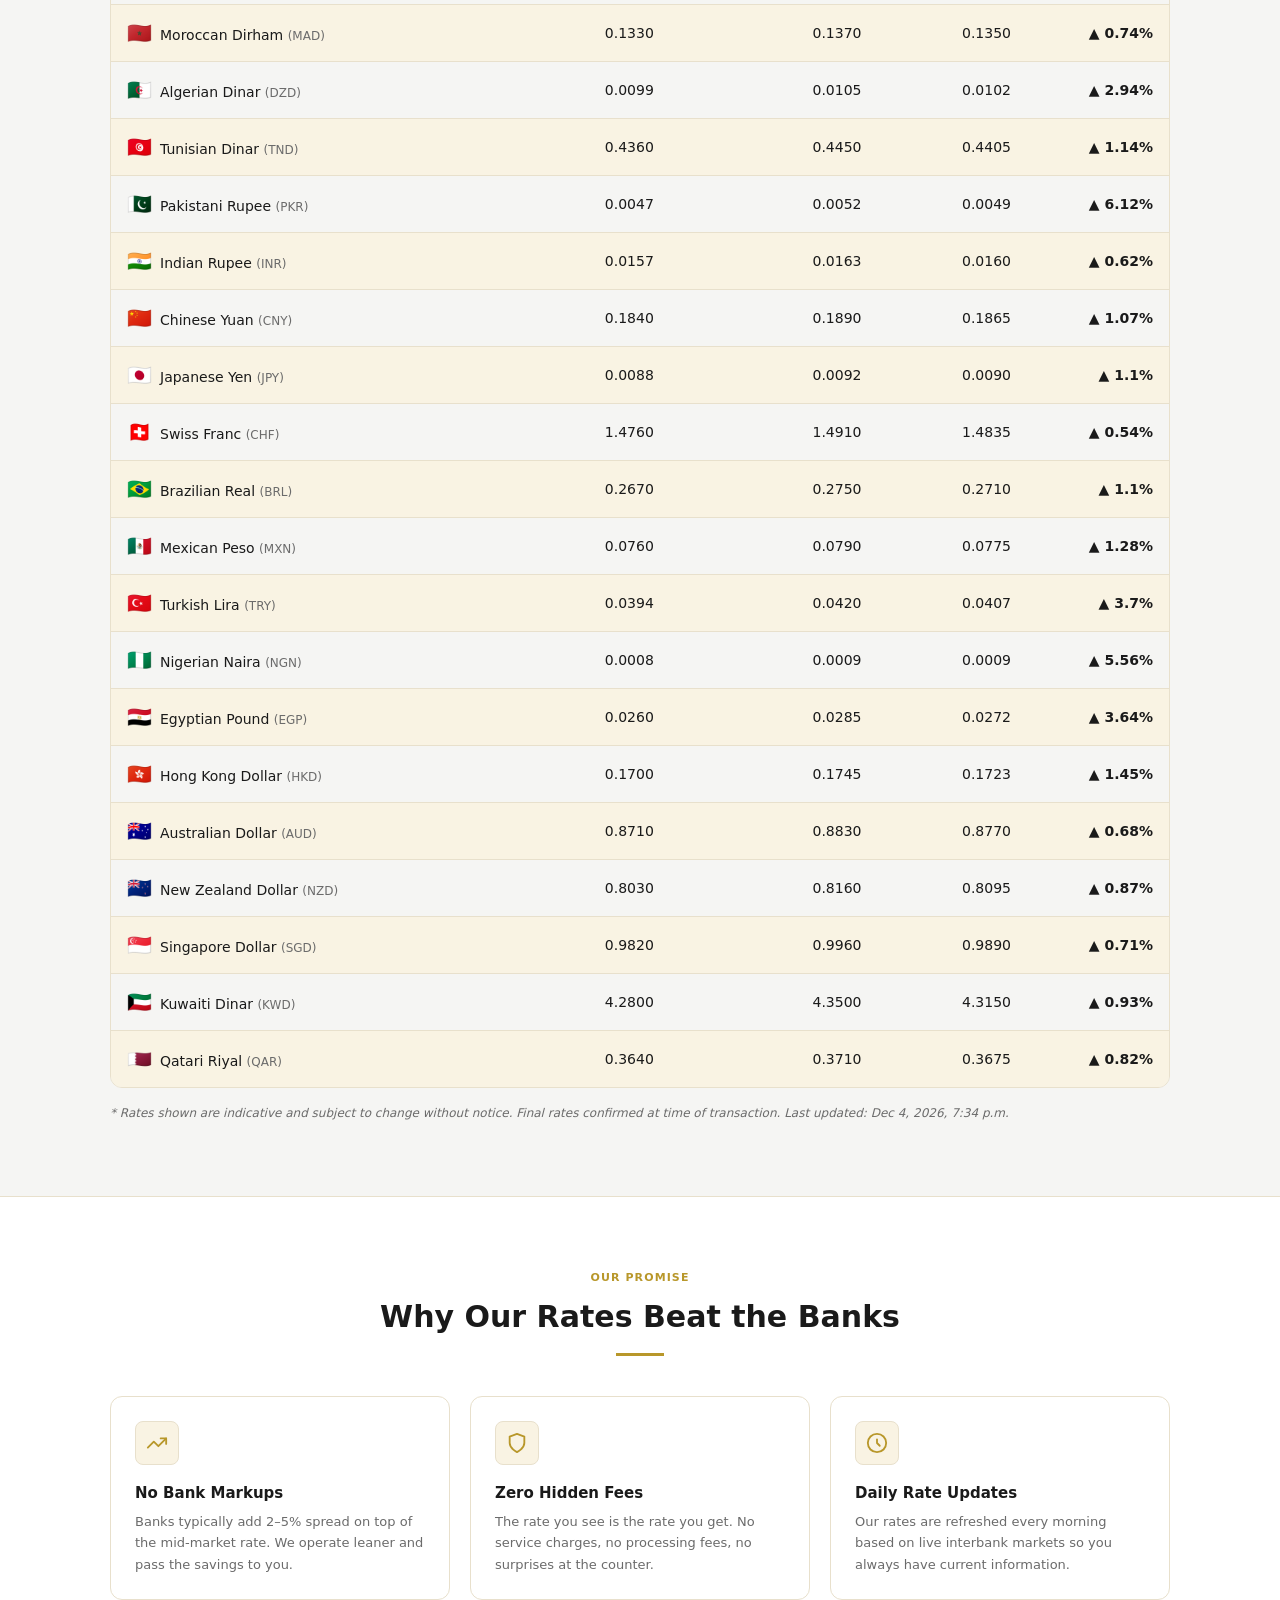
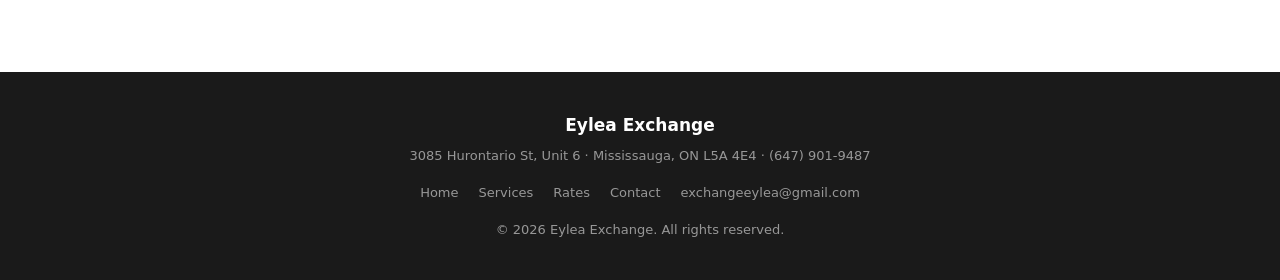
<file: rates.html>
<!DOCTYPE html>
<html lang="en">
<head>
<meta charset="UTF-8"/>
<meta name="viewport" content="width=device-width,initial-scale=1"/>
<title>Exchange Rates – Eylea Exchange | Live Currency Rates Mississauga</title>
<meta name="description" content="Live indicative exchange rates for 80+ currencies. Currency converter. Visit Eylea Exchange at 3085 Hurontario St Unit 6, Mississauga."/>
<link rel="stylesheet" href="css/style.css"/>
</head>
<body data-lang="en">

<!-- NAV -->
<nav class="navbar">
  <a href="index.html" class="nav-logo">
    <div class="nav-logo-mark">
      <svg viewBox="0 0 24 24"><path d="M7 16l-4-4 4-4M17 8l4 4-4 4M14 4l-4 16"/></svg>
    </div>
    <div><div class="nav-logo-name">Eylea Exchange</div><div class="nav-logo-sub">Currency &amp; Transfers</div></div>
  </a>
  <div class="nav-links" id="nav-links">
    <a href="index.html">Home</a>
    <a href="services.html">Services</a>
    <a href="rates.html" class="active">Rates</a>
    <a href="contact.html">Contact</a>
    <a href="contact.html" class="nav-cta">Get a Quote</a>
    <div class="lang-switcher">
      <button class="lb active" data-lang="en">EN</button>
      <button class="lb" data-lang="fr">FR</button>
      <button class="lb" data-lang="ar">عر</button>
    </div>
  </div>
  <button class="nav-mobile-toggle" aria-label="Toggle menu">
    <span></span><span></span><span></span>
  </button>
</nav>

<div class="breadcrumb"><a href="index.html">Home</a><span>›</span>Exchange Rates</div>
<div class="page-hero">
  <h1>Exchange Rates</h1>
  <p>Indicative rates updated daily. Visit us or call (647) 901-9487 for your guaranteed rate.</p>
</div>

<!-- TICKER -->
<div class="ticker"><div class="ticker-track" id="ticker-track"></div></div>

<!-- CONVERTER -->
<section>
  <div class="section-inner">
    <div class="text-center">
      <div class="sec-eyebrow">Calculate</div>
      <h2 class="sec-h2">Currency Converter</h2>
      <div class="sec-divider center"></div>
      <p class="sec-sub">Enter an amount below to see an indicative conversion. Visit us for the best guaranteed rate.</p>
    </div>
    <div class="converter-wrap">
      <div class="conv-grid">
        <div class="cf">
          <label>You Send</label>
          <div class="ci-wrap">
            <input type="number" id="from-amt" value="1000"/>
            <div class="ci-cur"><select id="from-cur"></select></div>
          </div>
        </div>
        <button class="swap-btn" title="Swap">
          <svg viewBox="0 0 24 24"><path d="M7 16V4m0 0L3 8m4-4l4 4M17 8v12m0 0l4-4m-4 4l-4-4"/></svg>
        </button>
        <div class="cf">
          <label>They Receive</label>
          <div class="ci-wrap">
            <input type="number" id="to-amt" readonly style="color:var(--mid)"/>
            <div class="ci-cur"><select id="to-cur"></select></div>
          </div>
        </div>
      </div>
      <div class="conv-result">
        <div>
          <div class="cr-amount" id="cr-amount">736.50 USD</div>
          <div class="cr-note" id="cr-note">1 CAD = 0.7365 USD</div>
        </div>
        <a href="contact.html" class="btn-gold" style="font-size:13px;padding:10px 20px;">Get This Rate</a>
      </div>
      <div class="conv-footer">
        <svg viewBox="0 0 24 24" style="width:14px;height:14px;stroke:var(--gold);fill:none;stroke-width:2"><circle cx="12" cy="12" r="10"/><path d="M12 8v4l3 3"/></svg>
        Rates indicative only · Updated daily · Call for guaranteed rates
      </div>
    </div>
  </div>
</section>

<!-- RATES TABLE -->
<section class="section-alt">
  <div class="section-inner">
    <div class="sec-eyebrow">All Currencies</div>
    <h2 class="sec-h2">Live Rate Table</h2>
    <div class="sec-divider"></div>
    <p style="font-size:14px;color:var(--mid);margin:.5rem 0 1.5rem;">Base currency: <strong>CAD (Canadian Dollar)</strong>. Rates are indicative — contact us for live guaranteed rates.</p>
    <div class="search-bar">
      <svg viewBox="0 0 24 24"><circle cx="11" cy="11" r="8"/><path d="M21 21l-4.35-4.35"/></svg>
      <input type="text" id="rate-search" placeholder="Search currency…"/>
    </div>
    <div class="rates-table-wrap">
      <table class="rates-table">
        <thead>
          <tr>
            <th>Currency</th>
            <th>We Buy (CAD)</th>
            <th>We Sell (CAD)</th>
            <th>Mid Rate</th>
            <th>Change</th>
          </tr>
        </thead>
        <tbody id="rates-tbody">
          <!-- Populated by JS -->
        </tbody>
      </table>
    </div>
    <p class="rates-note" style="font-size:12px;color:var(--mid);margin-top:1rem;font-style:italic;">
      * Rates shown are indicative and subject to change without notice. Final rates confirmed at time of transaction. Last updated: <span id="rates-time"></span>
    </p>
  </div>
</section>

<!-- WHY OUR RATES -->
<section>
  <div class="section-inner">
    <div class="text-center">
      <div class="sec-eyebrow">Our Promise</div>
      <h2 class="sec-h2">Why Our Rates Beat the Banks</h2>
      <div class="sec-divider center"></div>
    </div>
    <div class="card-grid-3">
      <div class="card">
        <div class="card-icon"><svg viewBox="0 0 24 24"><polyline points="22 7 13.5 15.5 8.5 10.5 2 17"/><polyline points="16 7 22 7 22 13"/></svg></div>
        <h3>No Bank Markups</h3>
        <p>Banks typically add 2–5% spread on top of the mid-market rate. We operate leaner and pass the savings to you.</p>
      </div>
      <div class="card">
        <div class="card-icon"><svg viewBox="0 0 24 24"><path d="M12 22s8-4 8-10V5l-8-3-8 3v7c0 6 8 10 8 10z"/></svg></div>
        <h3>Zero Hidden Fees</h3>
        <p>The rate you see is the rate you get. No service charges, no processing fees, no surprises at the counter.</p>
      </div>
      <div class="card">
        <div class="card-icon"><svg viewBox="0 0 24 24"><circle cx="12" cy="12" r="10"/><path d="M12 8v4l3 3"/></svg></div>
        <h3>Daily Rate Updates</h3>
        <p>Our rates are refreshed every morning based on live interbank markets so you always have current information.</p>
      </div>
    </div>
  </div>
</section>

<!-- FOOTER -->
<footer>
  <div class="footer-inner">
    <div class="footer-logo">Eylea Exchange</div>
    <p style="margin-bottom:1rem;font-size:13px;">3085 Hurontario St, Unit 6 · Mississauga, ON L5A 4E4 · <a href="tel:+16479019487">(647) 901-9487</a></p>
    <div class="footer-links">
      <a href="index.html">Home</a>
      <a href="services.html">Services</a>
      <a href="rates.html">Rates</a>
      <a href="contact.html">Contact</a>
      <a href="mailto:exchangeeylea@gmail.com">exchangeeylea@gmail.com</a>
    </div>
    <p>© 2026 Eylea Exchange. All rights reserved.</p>
  </div>
</footer>

<a href="https://wa.me/16479019487?text=Hello%2C%20I%27d%20like%20to%20get%20an%20exchange%20rate%20quote." target="_blank" class="wa-float" aria-label="Chat on WhatsApp">
  <svg viewBox="0 0 24 24"><path d="M17.472 14.382c-.297-.149-1.758-.867-2.03-.967-.273-.099-.471-.148-.67.15-.197.297-.767.966-.94 1.164-.173.199-.347.223-.644.075-.297-.15-1.255-.463-2.39-1.475-.883-.788-1.48-1.761-1.653-2.059-.173-.297-.018-.458.13-.606.134-.133.298-.347.446-.52.149-.174.198-.298.298-.497.099-.198.05-.371-.025-.52-.075-.149-.669-1.612-.916-2.207-.242-.579-.487-.5-.669-.51-.173-.008-.371-.01-.57-.01-.198 0-.52.074-.792.372-.272.297-1.04 1.016-1.04 2.479 0 1.462 1.065 2.875 1.213 3.074.149.198 2.096 3.2 5.077 4.487.709.306 1.262.489 1.694.625.712.227 1.36.195 1.871.118.571-.085 1.758-.719 2.006-1.413.248-.694.248-1.289.173-1.413-.074-.124-.272-.198-.57-.347m-5.421 7.403h-.004a9.87 9.87 0 01-5.031-1.378l-.361-.214-3.741.982.998-3.648-.235-.374a9.86 9.86 0 01-1.51-5.26c.001-5.45 4.436-9.884 9.888-9.884 2.64 0 5.122 1.03 6.988 2.898a9.825 9.825 0 012.893 6.994c-.003 5.45-4.437 9.884-9.885 9.884m8.413-18.297A11.815 11.815 0 0012.05 0C5.495 0 .16 5.335.157 11.892c0 2.096.547 4.142 1.588 5.945L.057 24l6.305-1.654a11.882 11.882 0 005.683 1.448h.005c6.554 0 11.89-5.335 11.893-11.893a11.821 11.821 0 00-3.48-8.413z"/></svg>
</a>
<div class="wa-label">Chat on WhatsApp</div>

<script src="js/main.js"></script>
<script>
// Build rates table
const RATE_DATA = [
  {flag:'🇺🇸',name:'US Dollar',code:'USD',buy:1.3520,sell:1.3630,prev:1.3580},
  {flag:'🇪🇺',name:'Euro',code:'EUR',buy:1.4580,sell:1.4720,prev:1.4620},
  {flag:'🇬🇧',name:'British Pound',code:'GBP',buy:1.7010,sell:1.7160,prev:1.7080},
  {flag:'🇦🇪',name:'UAE Dirham',code:'AED',buy:0.3670,sell:0.3730,prev:0.3700},
  {flag:'🇸🇦',name:'Saudi Riyal',code:'SAR',buy:0.3590,sell:0.3650,prev:0.3610},
  {flag:'🇲🇦',name:'Moroccan Dirham',code:'MAD',buy:0.1330,sell:0.1370,prev:0.1360},
  {flag:'🇩🇿',name:'Algerian Dinar',code:'DZD',buy:0.0099,sell:0.0105,prev:0.0102},
  {flag:'🇹🇳',name:'Tunisian Dinar',code:'TND',buy:0.4360,sell:0.4450,prev:0.4400},
  {flag:'🇵🇰',name:'Pakistani Rupee',code:'PKR',buy:0.0047,sell:0.0052,prev:0.0049},
  {flag:'🇮🇳',name:'Indian Rupee',code:'INR',buy:0.0157,sell:0.0163,prev:0.0162},
  {flag:'🇨🇳',name:'Chinese Yuan',code:'CNY',buy:0.1840,sell:0.1890,prev:0.1870},
  {flag:'🇯🇵',name:'Japanese Yen',code:'JPY',buy:0.0088,sell:0.0092,prev:0.0091},
  {flag:'🇨🇭',name:'Swiss Franc',code:'CHF',buy:1.4760,sell:1.4910,prev:1.4830},
  {flag:'🇧🇷',name:'Brazilian Real',code:'BRL',buy:0.2670,sell:0.2750,prev:0.2720},
  {flag:'🇲🇽',name:'Mexican Peso',code:'MXN',buy:0.0760,sell:0.0790,prev:0.0780},
  {flag:'🇹🇷',name:'Turkish Lira',code:'TRY',buy:0.0394,sell:0.0420,prev:0.0405},
  {flag:'🇳🇬',name:'Nigerian Naira',code:'NGN',buy:0.00085,sell:0.00095,prev:0.00090},
  {flag:'🇪🇬',name:'Egyptian Pound',code:'EGP',buy:0.0260,sell:0.0285,prev:0.0275},
  {flag:'🇭🇰',name:'Hong Kong Dollar',code:'HKD',buy:0.1700,sell:0.1745,prev:0.1720},
  {flag:'🇦🇺',name:'Australian Dollar',code:'AUD',buy:0.8710,sell:0.8830,prev:0.8770},
  {flag:'🇳🇿',name:'New Zealand Dollar',code:'NZD',buy:0.8030,sell:0.8160,prev:0.8090},
  {flag:'🇸🇬',name:'Singapore Dollar',code:'SGD',buy:0.9820,sell:0.9960,prev:0.9890},
  {flag:'🇰🇼',name:'Kuwaiti Dinar',code:'KWD',buy:4.2800,sell:4.3500,prev:4.3100},
  {flag:'🇶🇦',name:'Qatari Riyal',code:'QAR',buy:0.3640,sell:0.3710,prev:0.3680},
];
document.addEventListener('DOMContentLoaded', () => {
  const tbody = document.getElementById('rates-tbody');
  const now = new Date();
  document.getElementById('rates-time').textContent = now.toLocaleString('en-CA',{dateStyle:'medium',timeStyle:'short'});
  if (!tbody) return;
  tbody.innerHTML = RATE_DATA.map(r => {
    const mid = ((r.buy + r.sell) / 2).toFixed(4);
    const chg = (((r.sell - r.prev) / r.prev) * 100).toFixed(2);
    const up = parseFloat(chg) >= 0;
    return `<tr>
      <td><span class="r-flag">${r.flag}</span>${r.name} <span style="color:var(--mid);font-size:12px">(${r.code})</span></td>
      <td>${r.buy.toFixed(4)}</td>
      <td>${r.sell.toFixed(4)}</td>
      <td>${mid}</td>
      <td class="${up?'r-up':'r-down'}">${up?'▲':'▼'} ${Math.abs(chg)}%</td>
    </tr>`;
  }).join('');
});
</script>
</body>
</html>
</file>
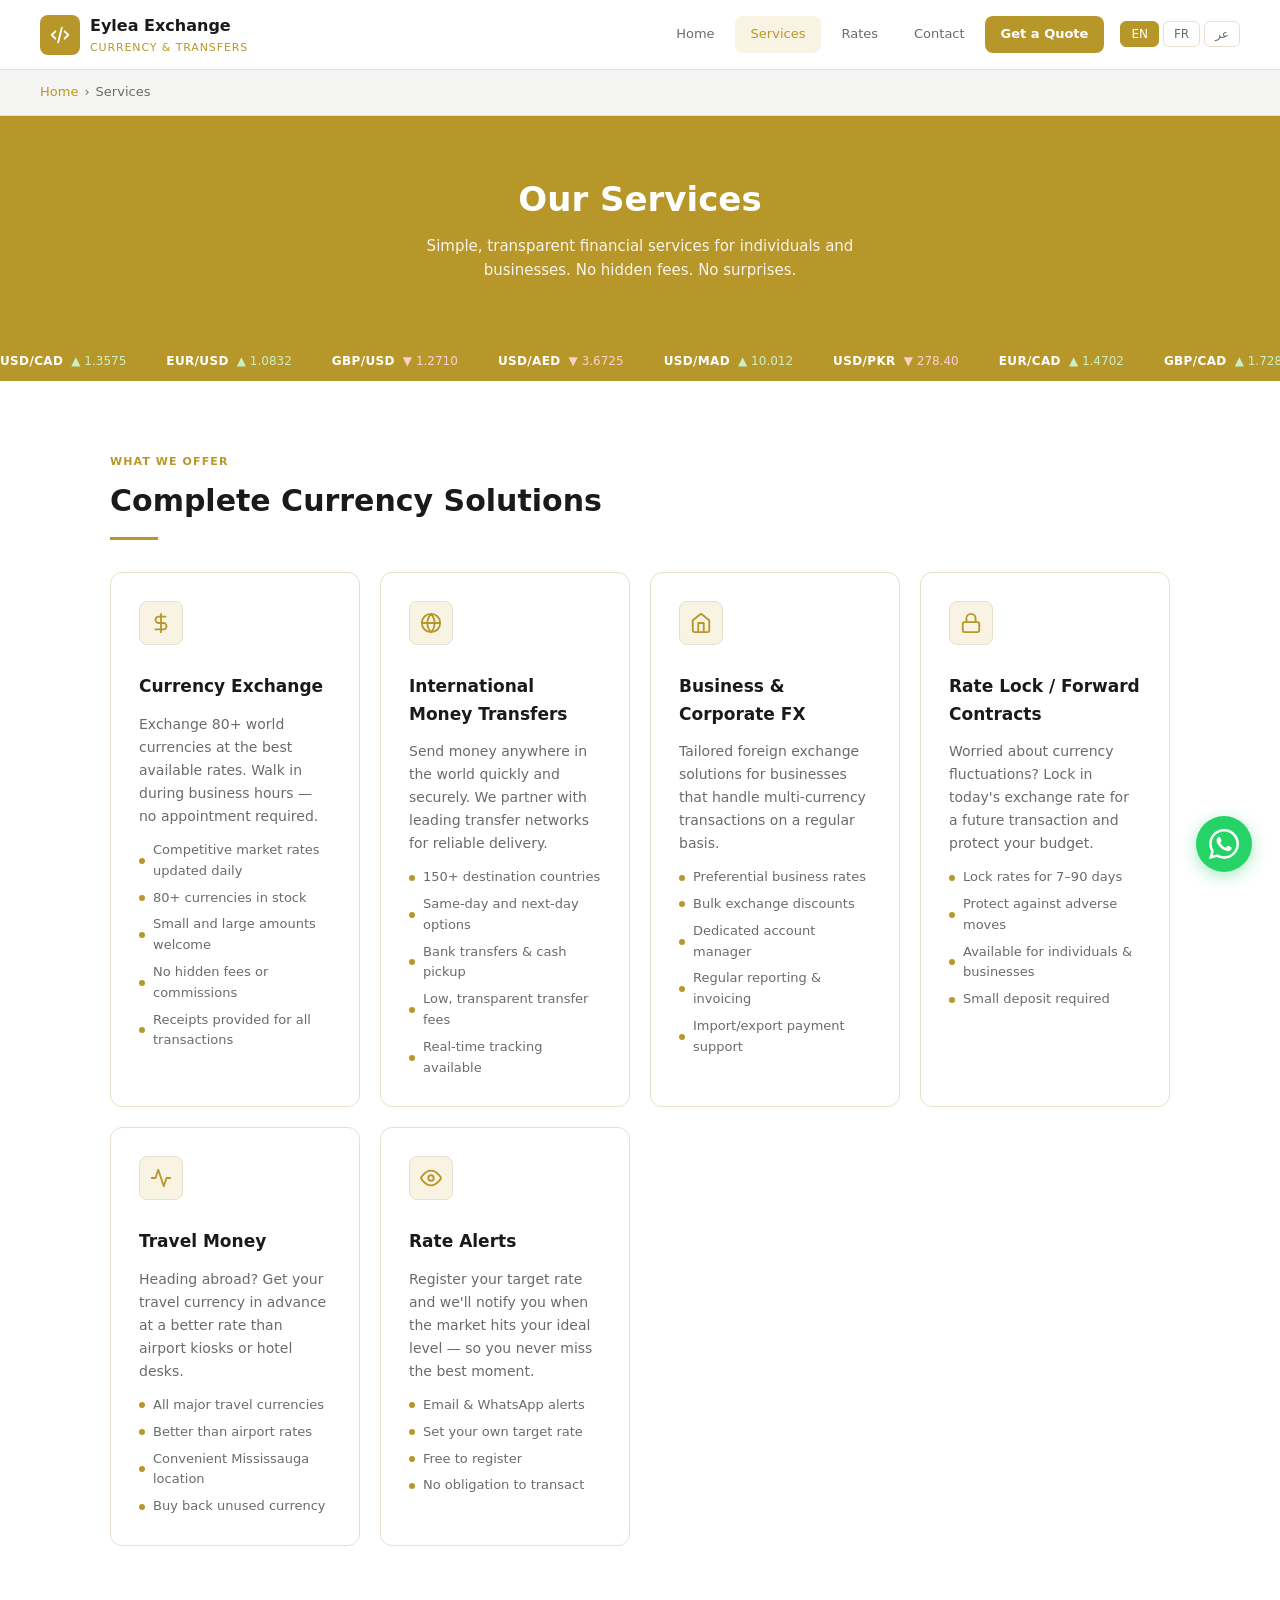
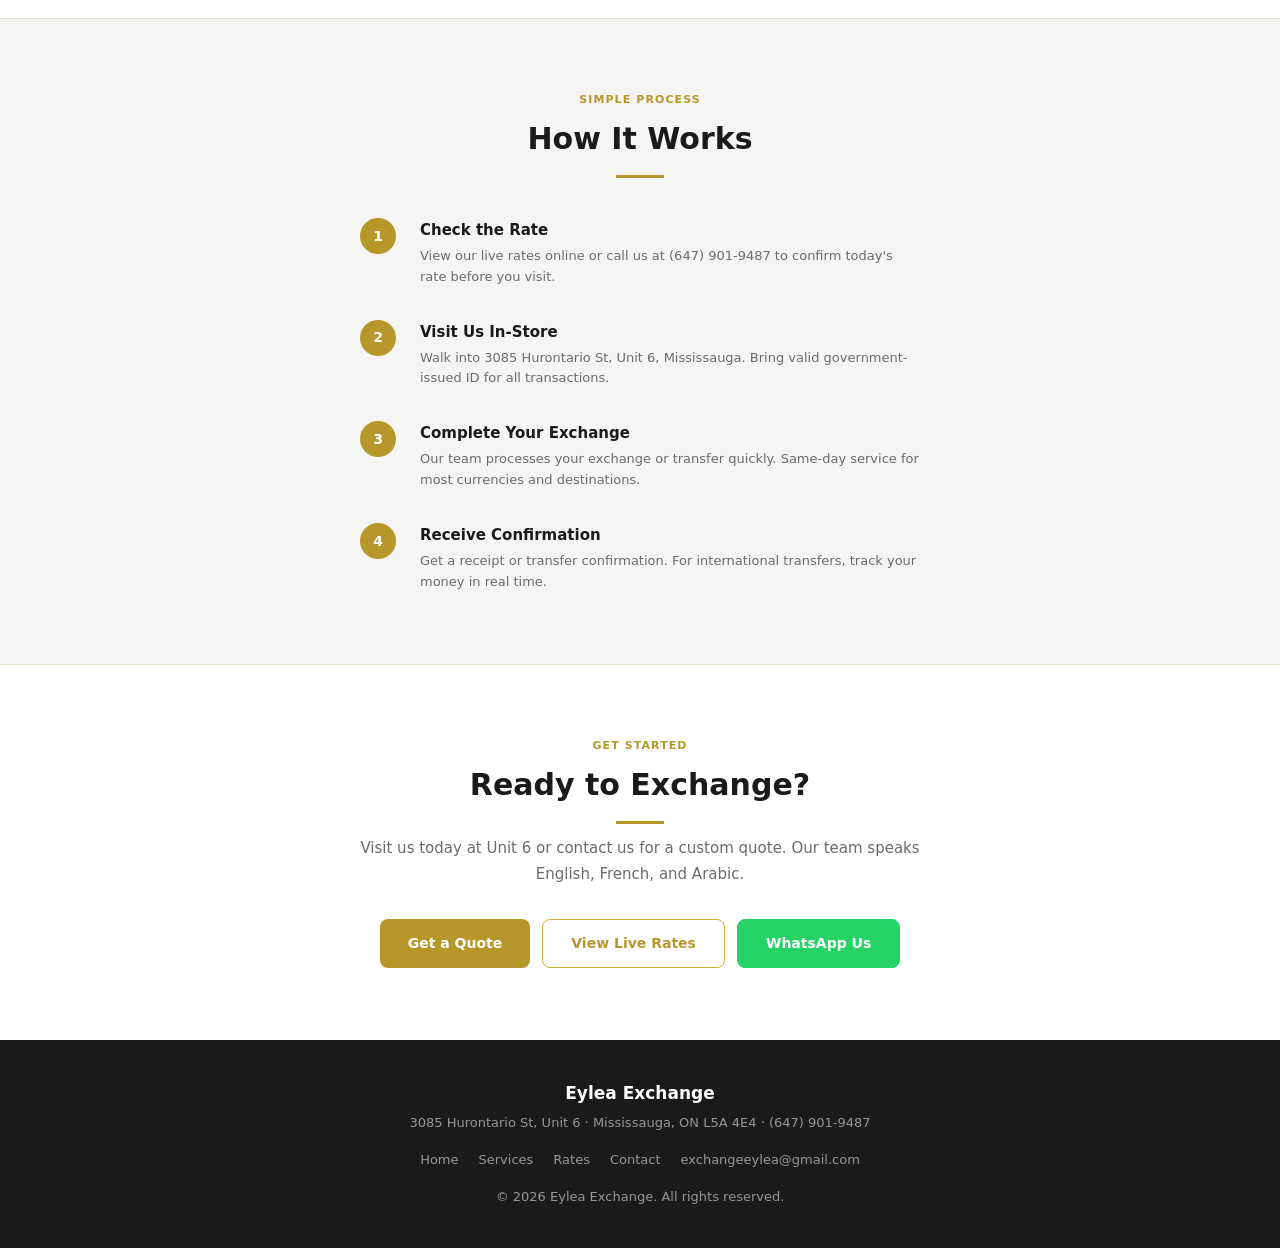
<file: services.html>
<!DOCTYPE html>
<html lang="en">
<head>
<meta charset="UTF-8"/>
<meta name="viewport" content="width=device-width,initial-scale=1"/>
<title>Services – Eylea Exchange | Currency &amp; Money Transfers Mississauga</title>
<meta name="description" content="Currency exchange, international money transfers, business FX solutions and rate locking. Walk in to 3085 Hurontario St Unit 6, Mississauga."/>
<link rel="stylesheet" href="css/style.css"/>
</head>
<body data-lang="en">

<!-- NAV -->
<nav class="navbar">
  <a href="index.html" class="nav-logo">
    <div class="nav-logo-mark">
      <svg viewBox="0 0 24 24"><path d="M7 16l-4-4 4-4M17 8l4 4-4 4M14 4l-4 16"/></svg>
    </div>
    <div><div class="nav-logo-name">Eylea Exchange</div><div class="nav-logo-sub">Currency &amp; Transfers</div></div>
  </a>
  <div class="nav-links" id="nav-links">
    <a href="index.html">Home</a>
    <a href="services.html" class="active">Services</a>
    <a href="rates.html">Rates</a>
    <a href="contact.html">Contact</a>
    <a href="contact.html" class="nav-cta">Get a Quote</a>
    <div class="lang-switcher">
      <button class="lb active" data-lang="en">EN</button>
      <button class="lb" data-lang="fr">FR</button>
      <button class="lb" data-lang="ar">عر</button>
    </div>
  </div>
  <button class="nav-mobile-toggle" aria-label="Toggle menu">
    <span></span><span></span><span></span>
  </button>
</nav>

<div class="breadcrumb"><a href="index.html">Home</a><span>›</span>Services</div>

<!-- PAGE HERO -->
<div class="page-hero">
  <h1>Our Services</h1>
  <p>Simple, transparent financial services for individuals and businesses. No hidden fees. No surprises.</p>
</div>

<!-- TICKER -->
<div class="ticker"><div class="ticker-track" id="ticker-track"></div></div>

<!-- MAIN SERVICES -->
<section>
  <div class="section-inner">
    <div class="sec-eyebrow">What We Offer</div>
    <h2 class="sec-h2">Complete Currency Solutions</h2>
    <div class="sec-divider"></div>
    <div class="card-grid-3" style="margin-top:2rem;">

      <div class="service-card">
        <div class="card-icon"><svg viewBox="0 0 24 24"><path d="M12 2v20M17 5H9.5a3.5 3.5 0 100 7h5a3.5 3.5 0 110 7H6"/></svg></div>
        <h3>Currency Exchange</h3>
        <p>Exchange 80+ world currencies at the best available rates. Walk in during business hours — no appointment required.</p>
        <ul>
          <li>Competitive market rates updated daily</li>
          <li>80+ currencies in stock</li>
          <li>Small and large amounts welcome</li>
          <li>No hidden fees or commissions</li>
          <li>Receipts provided for all transactions</li>
        </ul>
      </div>

      <div class="service-card">
        <div class="card-icon"><svg viewBox="0 0 24 24"><circle cx="12" cy="12" r="10"/><path d="M2 12h20M12 2a15.3 15.3 0 014 10 15.3 15.3 0 01-4 10 15.3 15.3 0 01-4-10 15.3 15.3 0 014-10z"/></svg></div>
        <h3>International Money Transfers</h3>
        <p>Send money anywhere in the world quickly and securely. We partner with leading transfer networks for reliable delivery.</p>
        <ul>
          <li>150+ destination countries</li>
          <li>Same-day and next-day options</li>
          <li>Bank transfers &amp; cash pickup</li>
          <li>Low, transparent transfer fees</li>
          <li>Real-time tracking available</li>
        </ul>
      </div>

      <div class="service-card">
        <div class="card-icon"><svg viewBox="0 0 24 24"><path d="M3 9l9-7 9 7v11a2 2 0 01-2 2H5a2 2 0 01-2-2z"/><path d="M9 22V12h6v10"/></svg></div>
        <h3>Business &amp; Corporate FX</h3>
        <p>Tailored foreign exchange solutions for businesses that handle multi-currency transactions on a regular basis.</p>
        <ul>
          <li>Preferential business rates</li>
          <li>Bulk exchange discounts</li>
          <li>Dedicated account manager</li>
          <li>Regular reporting &amp; invoicing</li>
          <li>Import/export payment support</li>
        </ul>
      </div>

      <div class="service-card">
        <div class="card-icon"><svg viewBox="0 0 24 24"><rect x="3" y="11" width="18" height="11" rx="2"/><path d="M7 11V7a5 5 0 0110 0v4"/></svg></div>
        <h3>Rate Lock / Forward Contracts</h3>
        <p>Worried about currency fluctuations? Lock in today's exchange rate for a future transaction and protect your budget.</p>
        <ul>
          <li>Lock rates for 7–90 days</li>
          <li>Protect against adverse moves</li>
          <li>Available for individuals &amp; businesses</li>
          <li>Small deposit required</li>
        </ul>
      </div>

      <div class="service-card">
        <div class="card-icon"><svg viewBox="0 0 24 24"><path d="M22 12h-4l-3 9L9 3l-3 9H2"/></svg></div>
        <h3>Travel Money</h3>
        <p>Heading abroad? Get your travel currency in advance at a better rate than airport kiosks or hotel desks.</p>
        <ul>
          <li>All major travel currencies</li>
          <li>Better than airport rates</li>
          <li>Convenient Mississauga location</li>
          <li>Buy back unused currency</li>
        </ul>
      </div>

      <div class="service-card">
        <div class="card-icon"><svg viewBox="0 0 24 24"><path d="M1 12s4-8 11-8 11 8 11 8-4 8-11 8-11-8-11-8z"/><circle cx="12" cy="12" r="3"/></svg></div>
        <h3>Rate Alerts</h3>
        <p>Register your target rate and we'll notify you when the market hits your ideal level — so you never miss the best moment.</p>
        <ul>
          <li>Email &amp; WhatsApp alerts</li>
          <li>Set your own target rate</li>
          <li>Free to register</li>
          <li>No obligation to transact</li>
        </ul>
      </div>

    </div>
  </div>
</section>

<!-- HOW IT WORKS -->
<section class="section-alt">
  <div class="section-inner">
    <div class="text-center">
      <div class="sec-eyebrow">Simple Process</div>
      <h2 class="sec-h2">How It Works</h2>
      <div class="sec-divider center"></div>
    </div>
    <div style="max-width:560px;margin:2.5rem auto 0;">
      <div class="step">
        <div class="step-num">1</div>
        <div class="step-content">
          <h4>Check the Rate</h4>
          <p>View our live rates online or call us at (647) 901-9487 to confirm today's rate before you visit.</p>
        </div>
      </div>
      <div class="step">
        <div class="step-num">2</div>
        <div class="step-content">
          <h4>Visit Us In-Store</h4>
          <p>Walk into 3085 Hurontario St, Unit 6, Mississauga. Bring valid government-issued ID for all transactions.</p>
        </div>
      </div>
      <div class="step">
        <div class="step-num">3</div>
        <div class="step-content">
          <h4>Complete Your Exchange</h4>
          <p>Our team processes your exchange or transfer quickly. Same-day service for most currencies and destinations.</p>
        </div>
      </div>
      <div class="step" style="padding-bottom:0;">
        <div class="step-num">4</div>
        <div class="step-content">
          <h4>Receive Confirmation</h4>
          <p>Get a receipt or transfer confirmation. For international transfers, track your money in real time.</p>
        </div>
      </div>
    </div>
  </div>
</section>

<!-- CTA -->
<section>
  <div class="section-inner text-center">
    <div class="sec-eyebrow">Get Started</div>
    <h2 class="sec-h2">Ready to Exchange?</h2>
    <div class="sec-divider center"></div>
    <p class="sec-sub" style="margin:.75rem auto 2rem;">Visit us today at Unit 6 or contact us for a custom quote. Our team speaks English, French, and Arabic.</p>
    <div style="display:flex;gap:12px;justify-content:center;flex-wrap:wrap;">
      <a href="contact.html" class="btn-gold">Get a Quote</a>
      <a href="rates.html" class="btn-outline">View Live Rates</a>
      <a href="https://wa.me/16479019487" target="_blank" class="btn-outline" style="background:#25D366;color:#fff;border-color:#25D366;">WhatsApp Us</a>
    </div>
  </div>
</section>

<!-- FOOTER -->
<footer>
  <div class="footer-inner">
    <div class="footer-logo">Eylea Exchange</div>
    <p style="margin-bottom:1rem;font-size:13px;">3085 Hurontario St, Unit 6 · Mississauga, ON L5A 4E4 · <a href="tel:+16479019487">(647) 901-9487</a></p>
    <div class="footer-links">
      <a href="index.html">Home</a>
      <a href="services.html">Services</a>
      <a href="rates.html">Rates</a>
      <a href="contact.html">Contact</a>
      <a href="mailto:exchangeeylea@gmail.com">exchangeeylea@gmail.com</a>
    </div>
    <p>© 2026 Eylea Exchange. All rights reserved.</p>
  </div>
</footer>

<a href="https://wa.me/16479019487?text=Hello%2C%20I%27d%20like%20to%20inquire%20about%20your%20services." target="_blank" class="wa-float" aria-label="Chat on WhatsApp">
  <svg viewBox="0 0 24 24"><path d="M17.472 14.382c-.297-.149-1.758-.867-2.03-.967-.273-.099-.471-.148-.67.15-.197.297-.767.966-.94 1.164-.173.199-.347.223-.644.075-.297-.15-1.255-.463-2.39-1.475-.883-.788-1.48-1.761-1.653-2.059-.173-.297-.018-.458.13-.606.134-.133.298-.347.446-.52.149-.174.198-.298.298-.497.099-.198.05-.371-.025-.52-.075-.149-.669-1.612-.916-2.207-.242-.579-.487-.5-.669-.51-.173-.008-.371-.01-.57-.01-.198 0-.52.074-.792.372-.272.297-1.04 1.016-1.04 2.479 0 1.462 1.065 2.875 1.213 3.074.149.198 2.096 3.2 5.077 4.487.709.306 1.262.489 1.694.625.712.227 1.36.195 1.871.118.571-.085 1.758-.719 2.006-1.413.248-.694.248-1.289.173-1.413-.074-.124-.272-.198-.57-.347m-5.421 7.403h-.004a9.87 9.87 0 01-5.031-1.378l-.361-.214-3.741.982.998-3.648-.235-.374a9.86 9.86 0 01-1.51-5.26c.001-5.45 4.436-9.884 9.888-9.884 2.64 0 5.122 1.03 6.988 2.898a9.825 9.825 0 012.893 6.994c-.003 5.45-4.437 9.884-9.885 9.884m8.413-18.297A11.815 11.815 0 0012.05 0C5.495 0 .16 5.335.157 11.892c0 2.096.547 4.142 1.588 5.945L.057 24l6.305-1.654a11.882 11.882 0 005.683 1.448h.005c6.554 0 11.89-5.335 11.893-11.893a11.821 11.821 0 00-3.48-8.413z"/></svg>
</a>
<div class="wa-label">Chat on WhatsApp</div>

<script src="js/main.js"></script>
</body>
</html>
</file>
<file: css/style.css>
/* ── Reset & Base ── */
*,*::before,*::after{box-sizing:border-box;margin:0;padding:0;}
html{scroll-behavior:smooth;}
body{font-family:'Segoe UI',system-ui,-apple-system,sans-serif;color:#1a1a1a;background:#fff;line-height:1.6;}
a{text-decoration:none;color:inherit;}
img{max-width:100%;display:block;}
ul{list-style:none;}

/* ── Tokens ── */
:root{
  --gold:#B8972A;--gold-light:#D4AF37;--gold-pale:#F9F3E3;--gold-border:#D4AF37;
  --dark:#1A1A1A;--mid:#6B6B6B;--light:#F5F5F3;--border:#E8E0CC;--white:#ffffff;
  --radius:8px;--radius-lg:12px;
}

/* ── NAV ── */
.navbar{position:sticky;top:0;z-index:100;display:flex;align-items:center;justify-content:space-between;padding:0 2.5rem;height:70px;background:#fff;border-bottom:1px solid var(--border);}
.nav-logo{display:flex;align-items:center;gap:10px;}
.nav-logo-mark{width:40px;height:40px;border-radius:var(--radius);background:var(--gold);display:flex;align-items:center;justify-content:center;}
.nav-logo-mark svg{width:22px;height:22px;fill:none;stroke:#fff;stroke-width:2;stroke-linecap:round;stroke-linejoin:round;}
.nav-logo-name{font-size:16px;font-weight:700;color:var(--dark);}
.nav-logo-sub{font-size:11px;color:var(--gold);letter-spacing:.08em;text-transform:uppercase;}
.nav-links{display:flex;gap:4px;align-items:center;}
.nav-links a{padding:8px 16px;font-size:13px;color:var(--mid);border-radius:var(--radius);transition:all .15s;font-weight:500;}
.nav-links a:hover,.nav-links a.active{color:var(--gold);background:var(--gold-pale);}
.nav-cta{background:var(--gold) !important;color:#fff !important;border-radius:var(--radius);font-weight:700 !important;}
.nav-cta:hover{background:var(--gold-light) !important;}
.lang-switcher{display:flex;gap:4px;margin-left:12px;}
.lb{padding:5px 10px;font-size:12px;border:1px solid var(--border);border-radius:6px;background:transparent;color:var(--mid);cursor:pointer;font-family:inherit;transition:all .15s;}
.lb.active{background:var(--gold);color:#fff;border-color:var(--gold);}
.nav-mobile-toggle{display:none;background:none;border:none;cursor:pointer;padding:4px;flex-direction:column;gap:5px;}
.nav-mobile-toggle span{display:block;width:22px;height:2px;background:var(--dark);border-radius:2px;transition:all .2s;}

/* ── HERO ── */
.hero{padding:6rem 2.5rem 5rem;text-align:center;background:#fff;border-bottom:1px solid var(--border);}
.hero-badge{display:inline-flex;align-items:center;gap:6px;background:var(--gold-pale);color:var(--gold);font-size:12px;padding:5px 16px;border-radius:20px;border:1px solid var(--border);margin-bottom:1.5rem;letter-spacing:.04em;font-weight:600;}
.hero h1{font-size:42px;font-weight:700;line-height:1.15;max-width:680px;margin:0 auto .75rem;}
.hero h1 .gold{color:var(--gold);}
.hero-divider{width:56px;height:3px;background:var(--gold);margin:.75rem auto;}
.hero p{font-size:17px;color:var(--mid);max-width:520px;margin:1rem auto 2rem;}
.hero-btns{display:flex;gap:12px;justify-content:center;flex-wrap:wrap;}

/* ── BUTTONS ── */
.btn-gold{background:var(--gold);color:#fff;border:none;padding:13px 28px;border-radius:var(--radius);font-size:14px;font-family:inherit;cursor:pointer;font-weight:700;transition:background .15s;display:inline-flex;align-items:center;gap:6px;}
.btn-gold:hover{background:var(--gold-light);}
.btn-outline{background:transparent;color:var(--gold);border:1.5px solid var(--gold-border);padding:12px 28px;border-radius:var(--radius);font-size:14px;font-family:inherit;cursor:pointer;font-weight:700;transition:all .15s;display:inline-flex;align-items:center;gap:6px;}
.btn-outline:hover{background:var(--gold-pale);}

/* ── TICKER ── */
.ticker{background:var(--gold);padding:.55rem 0;overflow:hidden;white-space:nowrap;}
.ticker-track{display:inline-flex;gap:2.5rem;animation:scroll 26s linear infinite;}
.ticker-track:hover{animation-play-state:paused;}
.t-item{display:inline-flex;align-items:center;gap:8px;font-size:12px;color:rgba(255,255,255,.85);}
.t-pair{font-weight:700;color:#fff;letter-spacing:.03em;}
.t-up{color:#c8f0c8;}
.t-down{color:#ffcfcf;}
@keyframes scroll{0%{transform:translateX(0);}100%{transform:translateX(-50%);}}

/* ── SECTIONS ── */
section{padding:4.5rem 2.5rem;}
.section-inner{max-width:1060px;margin:0 auto;}
.section-alt{background:var(--light);border-top:1px solid var(--border);border-bottom:1px solid var(--border);}
.sec-eyebrow{font-size:11px;color:var(--gold);letter-spacing:.1em;text-transform:uppercase;font-weight:700;margin-bottom:.4rem;}
.sec-h2{font-size:30px;font-weight:700;margin-bottom:.3rem;}
.sec-divider{width:48px;height:3px;background:var(--gold);margin:.75rem 0;}
.sec-divider.center{margin:.75rem auto;}
.sec-sub{font-size:15px;color:var(--mid);max-width:560px;line-height:1.7;}
.text-center{text-align:center;}
.text-center .sec-sub{margin:.5rem auto 0;}

/* ── CARDS ── */
.card{background:#fff;border:1px solid var(--border);border-radius:var(--radius-lg);padding:1.5rem;}
.card-grid-4{display:grid;grid-template-columns:repeat(auto-fit,minmax(210px,1fr));gap:20px;margin-top:2.5rem;}
.card-grid-3{display:grid;grid-template-columns:repeat(auto-fit,minmax(250px,1fr));gap:20px;margin-top:2.5rem;}
.card-icon{width:44px;height:44px;border-radius:var(--radius);background:var(--gold-pale);border:1px solid var(--border);display:flex;align-items:center;justify-content:center;margin-bottom:1rem;}
.card-icon svg{width:22px;height:22px;stroke:var(--gold);fill:none;stroke-width:2;stroke-linecap:round;stroke-linejoin:round;}
.card h3{font-size:15px;font-weight:700;margin-bottom:.4rem;}
.card p{font-size:13px;color:var(--mid);line-height:1.65;}

/* ── STATS ── */
.stats-grid{display:grid;grid-template-columns:repeat(auto-fit,minmax(140px,1fr));gap:2rem;margin-top:2.5rem;text-align:center;}
.stat-num{font-size:38px;font-weight:700;color:var(--gold);}
.stat-lbl{font-size:13px;color:var(--mid);margin-top:4px;}

/* ── CONVERTER ── */
.converter-wrap{background:#fff;border:1px solid var(--border);border-radius:var(--radius-lg);padding:2rem;max-width:680px;margin:2rem auto 0;}
.conv-grid{display:grid;grid-template-columns:1fr 44px 1fr;gap:12px;align-items:end;margin-bottom:1rem;}
.cf label{font-size:11px;color:var(--mid);display:block;margin-bottom:6px;letter-spacing:.05em;text-transform:uppercase;font-weight:700;}
.ci-wrap{display:flex;border:1px solid var(--border);border-radius:var(--radius);overflow:hidden;}
.ci-wrap input{flex:1;border:none;background:transparent;padding:10px 14px;font-size:20px;font-family:inherit;color:var(--dark);outline:none;min-width:0;}
.ci-cur{padding:10px 12px;background:var(--gold-pale);font-size:13px;font-weight:700;color:var(--gold);border-left:1px solid var(--border);display:flex;align-items:center;gap:4px;min-width:95px;}
.ci-cur select{border:none;background:transparent;font-family:inherit;font-size:13px;color:var(--gold);cursor:pointer;outline:none;font-weight:700;}
.swap-btn{width:40px;height:40px;border-radius:50%;border:1px solid var(--border);background:#fff;cursor:pointer;display:flex;align-items:center;justify-content:center;align-self:center;margin-top:20px;transition:all .15s;}
.swap-btn:hover{background:var(--gold-pale);}
.swap-btn svg{width:18px;height:18px;stroke:var(--gold);fill:none;stroke-width:2;stroke-linecap:round;stroke-linejoin:round;}
.conv-result{background:var(--gold-pale);border:1px solid var(--border);border-radius:var(--radius);padding:1rem 1.25rem;display:flex;justify-content:space-between;align-items:center;margin-top:.75rem;flex-wrap:wrap;gap:12px;}
.cr-amount{font-size:26px;font-weight:700;color:var(--dark);}
.cr-note{font-size:12px;color:var(--mid);margin-top:3px;}
.conv-footer{font-size:12px;color:var(--mid);margin-top:.75rem;display:flex;align-items:center;gap:6px;}

/* ── RATES TABLE ── */
.rates-table-wrap{overflow-x:auto;margin-top:2rem;border-radius:var(--radius-lg);border:1px solid var(--border);}
.rates-table{width:100%;border-collapse:collapse;font-size:14px;}
.rates-table th{background:var(--gold);color:#fff;padding:12px 16px;text-align:left;font-weight:700;font-size:12px;letter-spacing:.05em;text-transform:uppercase;}
.rates-table th:nth-child(n+2){text-align:right;}
.rates-table td{padding:12px 16px;border-bottom:1px solid var(--border);color:var(--dark);}
.rates-table td:nth-child(n+2){text-align:right;}
.rates-table tr:nth-child(even) td{background:var(--gold-pale);}
.rates-table tr:last-child td{border-bottom:none;}
.r-flag{font-size:20px;margin-right:8px;}
.r-up{color:#2e7d32;font-weight:700;}
.r-down{color:#c62828;font-weight:700;}
.search-bar{display:flex;align-items:center;gap:10px;border:1px solid var(--border);border-radius:var(--radius);padding:10px 14px;max-width:340px;margin-bottom:1.5rem;background:#fff;}
.search-bar svg{width:16px;height:16px;stroke:var(--mid);fill:none;stroke-width:2;flex-shrink:0;}
.search-bar input{border:none;background:transparent;font-family:inherit;font-size:14px;outline:none;color:var(--dark);flex:1;}

/* ── PAGE HERO ── */
.page-hero{background:var(--gold);padding:3.5rem 2.5rem;text-align:center;color:#fff;}
.page-hero h1{font-size:34px;font-weight:700;margin-bottom:.5rem;}
.page-hero p{font-size:15px;opacity:.9;max-width:480px;margin:0 auto;}
.breadcrumb{background:var(--light);border-bottom:1px solid var(--border);padding:.75rem 2.5rem;font-size:13px;color:var(--mid);}
.breadcrumb a{color:var(--gold);}
.breadcrumb span{margin:0 6px;}

/* ── SERVICES ── */
.service-card{background:#fff;border:1px solid var(--border);border-radius:var(--radius-lg);padding:1.75rem;display:flex;flex-direction:column;gap:.75rem;}
.service-card h3{font-size:17px;font-weight:700;}
.service-card p{font-size:14px;color:var(--mid);line-height:1.65;}
.service-card ul{display:flex;flex-direction:column;gap:6px;}
.service-card ul li{font-size:13px;color:var(--mid);display:flex;align-items:center;gap:8px;}
.service-card ul li::before{content:'';width:6px;height:6px;border-radius:50%;background:var(--gold);flex-shrink:0;}
.step{display:flex;gap:1.5rem;padding-bottom:2rem;}
.step-num{width:36px;height:36px;border-radius:50%;background:var(--gold);color:#fff;display:flex;align-items:center;justify-content:center;font-weight:700;font-size:14px;flex-shrink:0;}
.step-content h4{font-size:15px;font-weight:700;margin-bottom:.25rem;}
.step-content p{font-size:13px;color:var(--mid);}

/* ── CONTACT ── */
.contact-grid{display:grid;grid-template-columns:1fr 1fr;gap:3rem;margin-top:2.5rem;}
.info-item{display:flex;gap:14px;align-items:flex-start;margin-bottom:1.5rem;}
.info-icon{width:42px;height:42px;border-radius:var(--radius);background:var(--gold-pale);border:1px solid var(--border);display:flex;align-items:center;justify-content:center;flex-shrink:0;}
.info-icon svg{width:20px;height:20px;stroke:var(--gold);fill:none;stroke-width:2;stroke-linecap:round;stroke-linejoin:round;}
.info-label{font-size:11px;color:var(--mid);text-transform:uppercase;letter-spacing:.06em;font-weight:700;margin-bottom:3px;}
.info-val{font-size:14px;color:var(--dark);line-height:1.6;}
.info-val a{color:var(--gold);}
.contact-form{display:flex;flex-direction:column;gap:14px;}
.form-row{display:grid;grid-template-columns:1fr 1fr;gap:12px;}
.form-group{display:flex;flex-direction:column;gap:6px;}
.form-group label{font-size:12px;color:var(--mid);font-weight:700;letter-spacing:.04em;text-transform:uppercase;}
.form-group input,.form-group textarea,.form-group select{width:100%;border:1px solid var(--border);border-radius:var(--radius);padding:10px 14px;font-size:14px;font-family:inherit;background:#fff;color:var(--dark);outline:none;transition:border-color .15s;}
.form-group input:focus,.form-group textarea:focus,.form-group select:focus{border-color:var(--gold-border);}
.form-group textarea{height:110px;resize:vertical;}
.map-frame{border-radius:var(--radius-lg);overflow:hidden;border:1px solid var(--border);margin-top:2rem;}
.map-frame iframe{display:block;width:100%;height:380px;border:none;}

/* ── CURRENCY PILLS ── */
.curr-pills{display:flex;flex-wrap:wrap;gap:8px;margin-top:1.5rem;}
.cpill{background:#fff;border:1px solid var(--border);border-radius:20px;padding:6px 14px;font-size:13px;display:flex;align-items:center;gap:6px;transition:border-color .15s;}
.cpill:hover{border-color:var(--gold);}

/* ── FOOTER ── */
footer{background:var(--dark);color:rgba(255,255,255,.55);padding:2.5rem;text-align:center;font-size:13px;}
.footer-inner{max-width:760px;margin:0 auto;}
.footer-logo{font-size:17px;font-weight:700;color:#fff;margin-bottom:.4rem;}
.footer-links{display:flex;justify-content:center;gap:20px;margin-bottom:1rem;flex-wrap:wrap;}
.footer-links a{color:rgba(255,255,255,.55);font-size:13px;transition:color .15s;}
.footer-links a:hover{color:var(--gold-light);}

/* ── WHATSAPP ── */
.wa-float{position:fixed;bottom:28px;right:28px;z-index:999;width:56px;height:56px;border-radius:50%;background:#25D366;display:flex;align-items:center;justify-content:center;box-shadow:0 4px 16px rgba(37,211,102,.4);transition:transform .2s;cursor:pointer;}
.wa-float:hover{transform:scale(1.08);}
.wa-float svg{width:30px;height:30px;fill:#fff;}
.wa-label{position:fixed;bottom:92px;right:28px;z-index:999;background:var(--dark);color:#fff;font-size:12px;padding:6px 12px;border-radius:6px;white-space:nowrap;opacity:0;pointer-events:none;transition:opacity .2s;font-family:'Segoe UI',sans-serif;}
.wa-float:hover + .wa-label{opacity:1;}

/* ── RESPONSIVE ── */
@media(max-width:768px){
  .navbar{padding:0 1.25rem;}
  .nav-links{display:none;position:absolute;top:70px;left:0;right:0;background:#fff;border-bottom:1px solid var(--border);flex-direction:column;padding:1rem;gap:4px;}
  .nav-links.open{display:flex;}
  .nav-mobile-toggle{display:flex;}
  .hero{padding:3.5rem 1.25rem 3rem;}
  .hero h1{font-size:28px;}
  section{padding:3rem 1.25rem;}
  .conv-grid{grid-template-columns:1fr;gap:8px;}
  .swap-btn{display:none;}
  .contact-grid{grid-template-columns:1fr;}
  .form-row{grid-template-columns:1fr;}
  .page-hero{padding:2.5rem 1.25rem;}
  .page-hero h1{font-size:26px;}
  .breadcrumb{padding:.75rem 1.25rem;}
}
</file>
